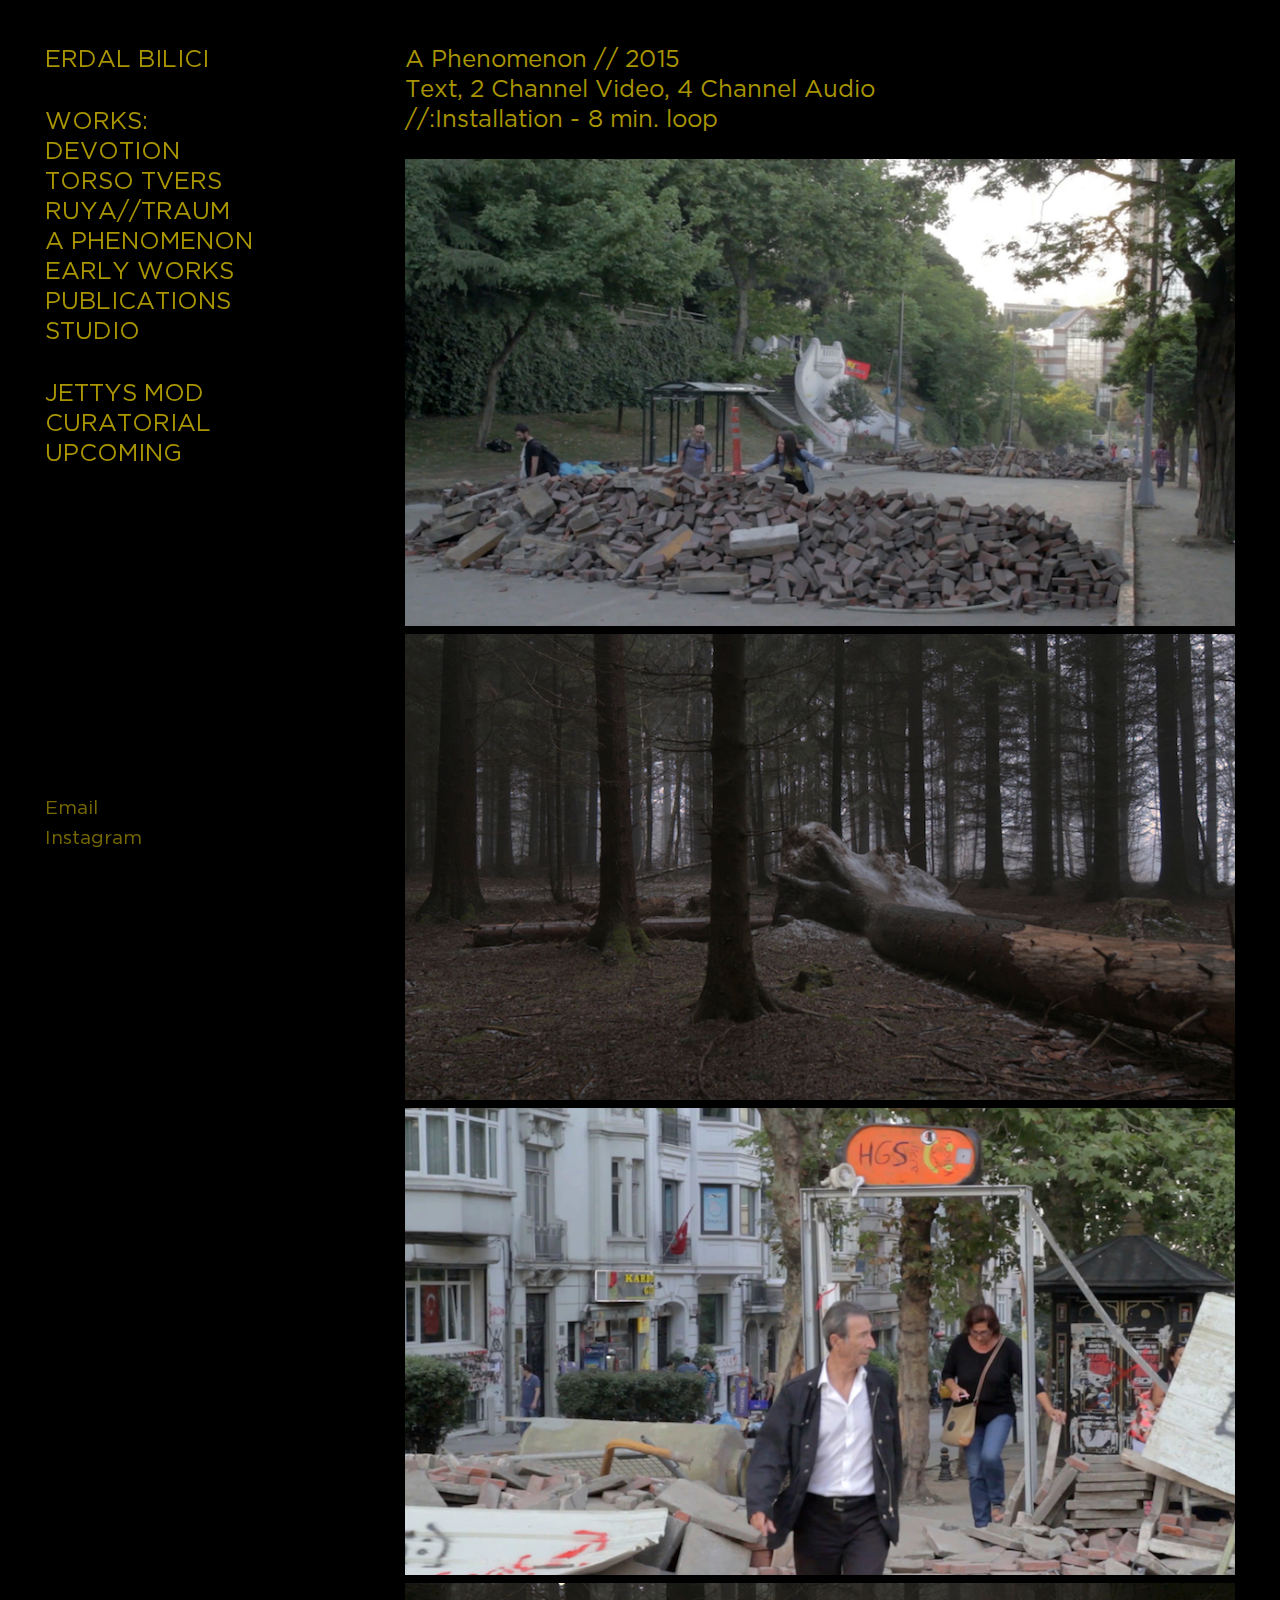
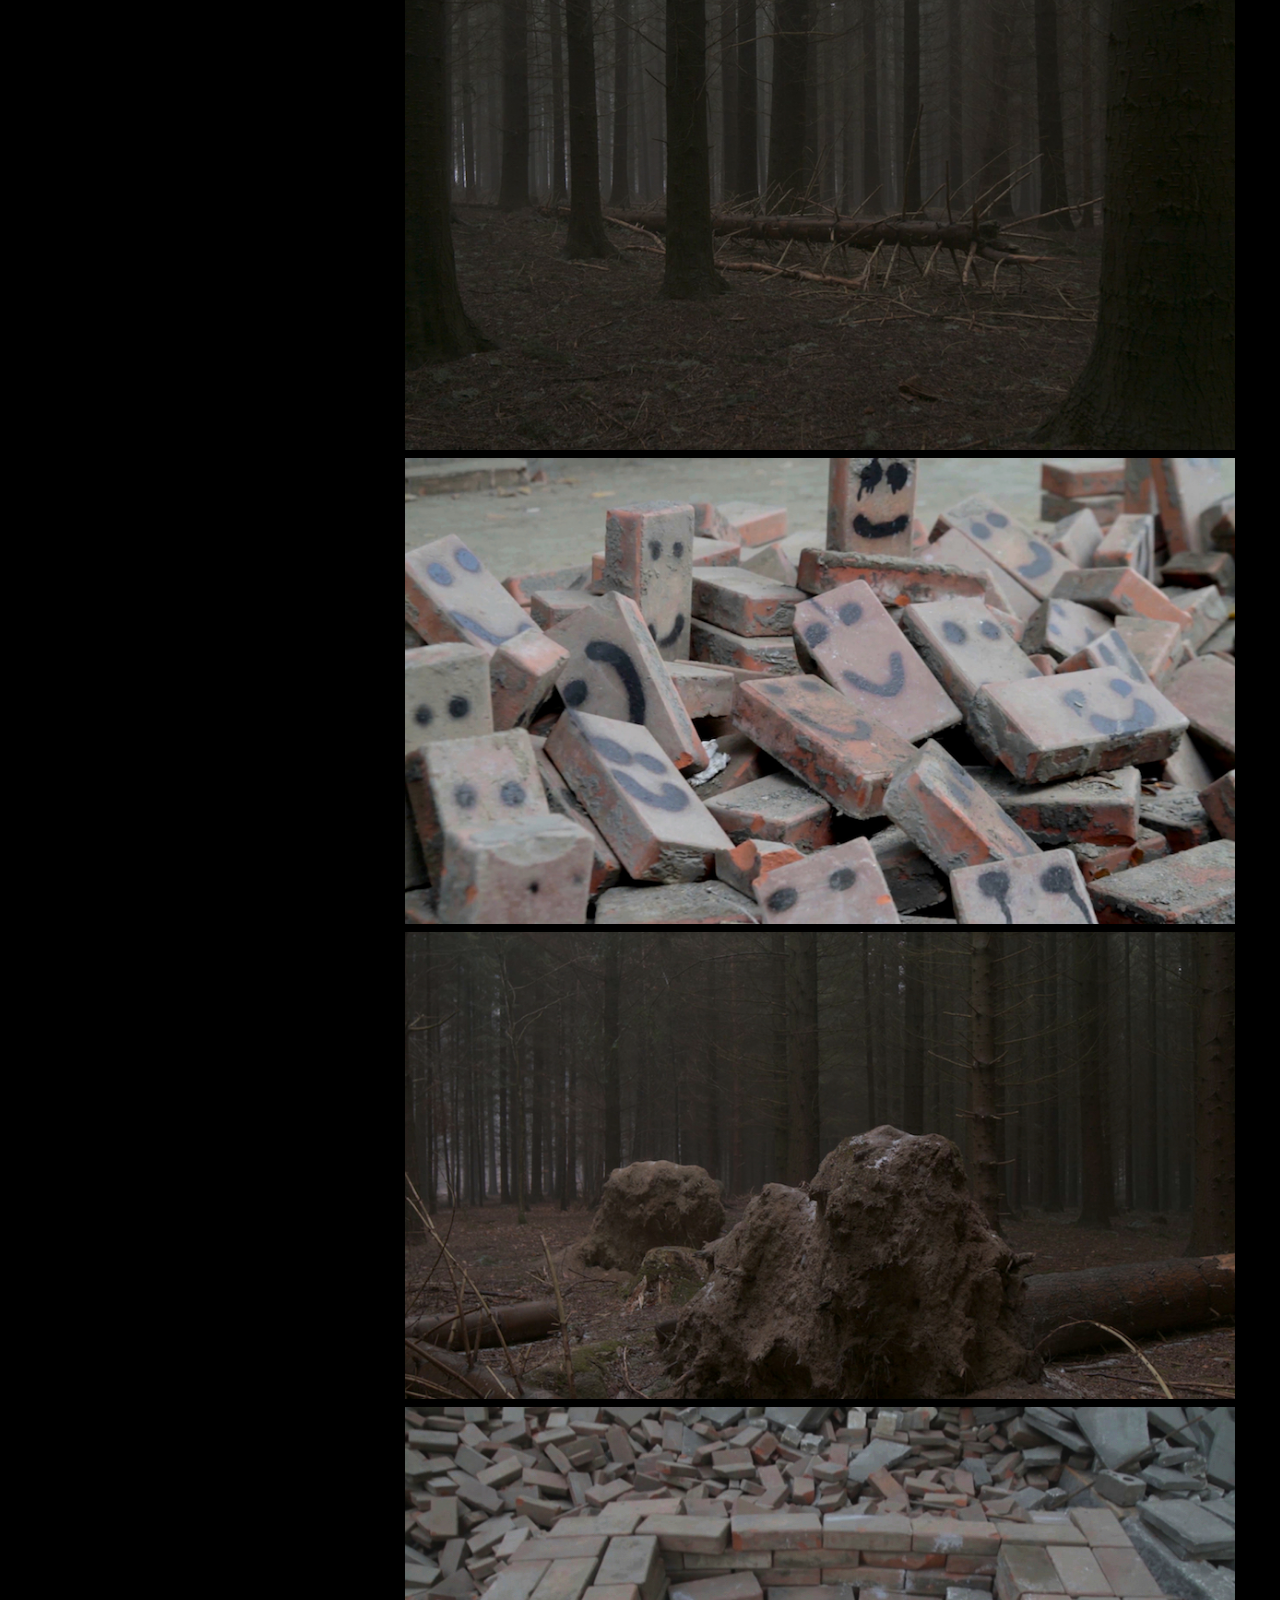
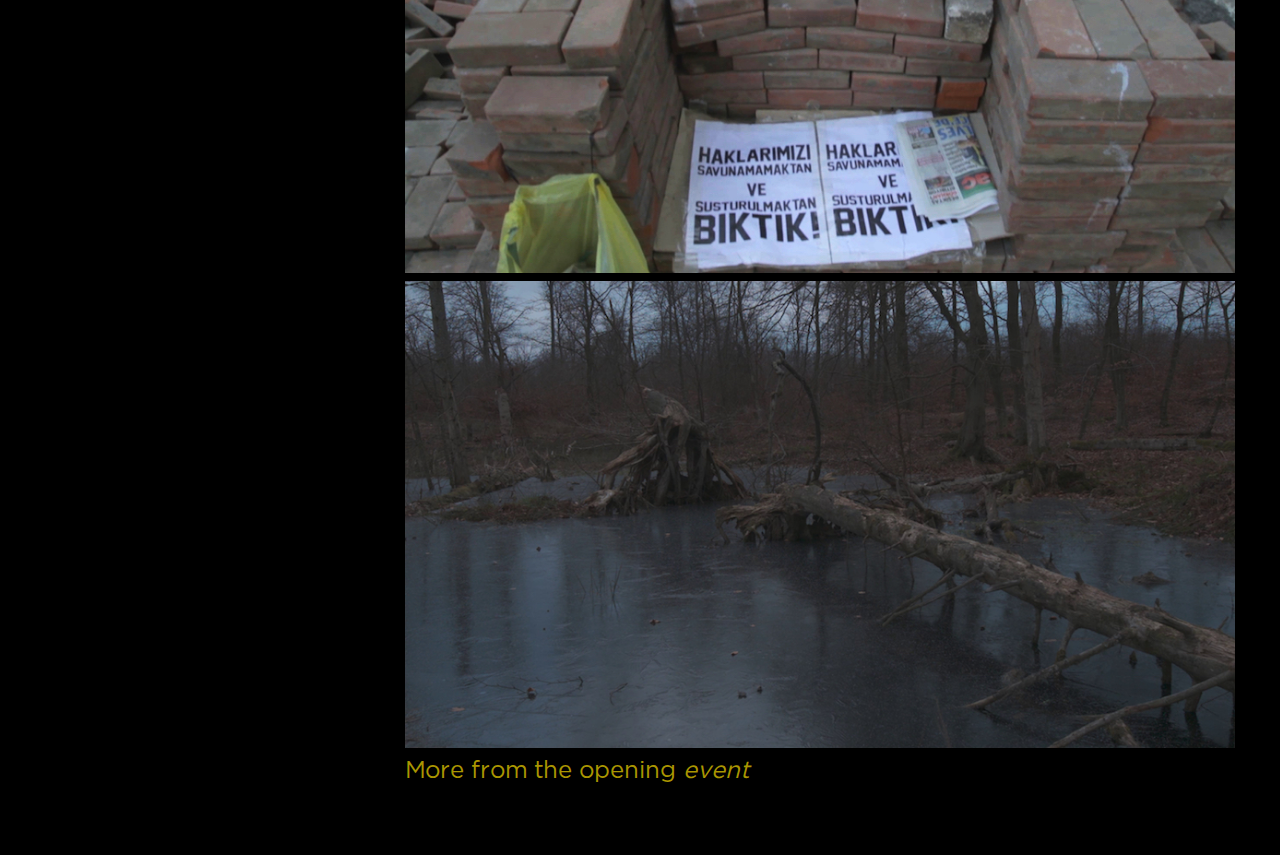
<file: a_phenomenon.html>
<!DOCTYPE html>
<html lang="en" class="single">
<head>

  <title>Erdal Bilici</title>
  <meta name="viewport" content="width=device-width, user-scalable=no, initial-scale=1.0">
  <link rel="stylesheet" type="text/css" href="assets/style.css">
  <script src="assets/site.js" charset="utf-8"></script>
</head>
<body>
  <div class="wrapper">
    <aside>
      <nav class="main">
        <a href="index.html" class="brand mb-2">ERDAL BILICI</a>
        <a href="" class="burger">
          <svg id="icon" xmlns="http://www.w3.org/2000/svg" width="32" height="32" viewBox="0 0 32 32">
            <rect x="5" y="9" width="22" height="2"/>
            <rect x="5" y="15" width="22" height="2"/>
            <rect x="5" y="21" width="22" height="2"/>
          </svg>
        </a>
        <ul class="mb-2">
          <li>WORKS:</li>
          <li><a class="blur" href="./devotion.html">DEVOTION</a></li>
          <li><a class="blur" href="./torso_tvers.html">TORSO TVERS</a></li>
          <li><a class="blur" href="./ruya.html">RUYA//TRAUM</a></li>
          <li><a class="blur" href="./a_phenomenon.html">A PHENOMENON</a></li>
          <li><a class="blur" href="./early_works.html">EARLY WORKS</a></li>
          <li><a class="blur" href="./publications.html">PUBLICATIONS</a></li>
          <li><a class="blur" href="./studio.html">STUDIO</a></li>
        </ul>

        <ul>
          <li><a class="blur" href="./jettysmod.html">JETTYS MOD</a></li>
          <li><a class="blur" href="./curatorial.html">CURATORIAL</a></li>
          <li><a class="blur" href="./upcoming.html">UPCOMING</a></li>
        </ul>
      </nav>

      <div class="contact">
        <br>
        <a href="mailto:contact@erdalbilici.com">Email</a><br>
        <a href="https://www.instagram.com/erdal_bilici/">Instagram</a><br>
      </div>
    </aside>

    <main>

      <p>
        A Phenomenon // 2015<br>
        Text, 2 Channel Video, 4 Channel Audio <br>
        //:Installation - 8 min. loop<br>

      </p>

      <img src="./Images/APS_001.jpg" alt="">
      <img src="./Images/APS_002.jpg" alt="">
      <img src="./Images/APS_003.jpg" alt="">
      <img src="./Images/APS_004.jpg" alt="">
      <img src="./Images/APS_005.jpg" alt="">
      <img src="./Images/APS_006.jpg" alt="">
      <img src="./Images/APS_007.jpg" alt="">
      <img src="./Images/APS_008.jpg" alt="">
      <p>
        More from the opening <i><a href="http://kopenhagen.dk/magasin/magazine-single/article/opening-miami-marked-udstillingsstedet-q/">event</a></i>
      </p>

    </main>
  </div>

</body>
</html>
</file>
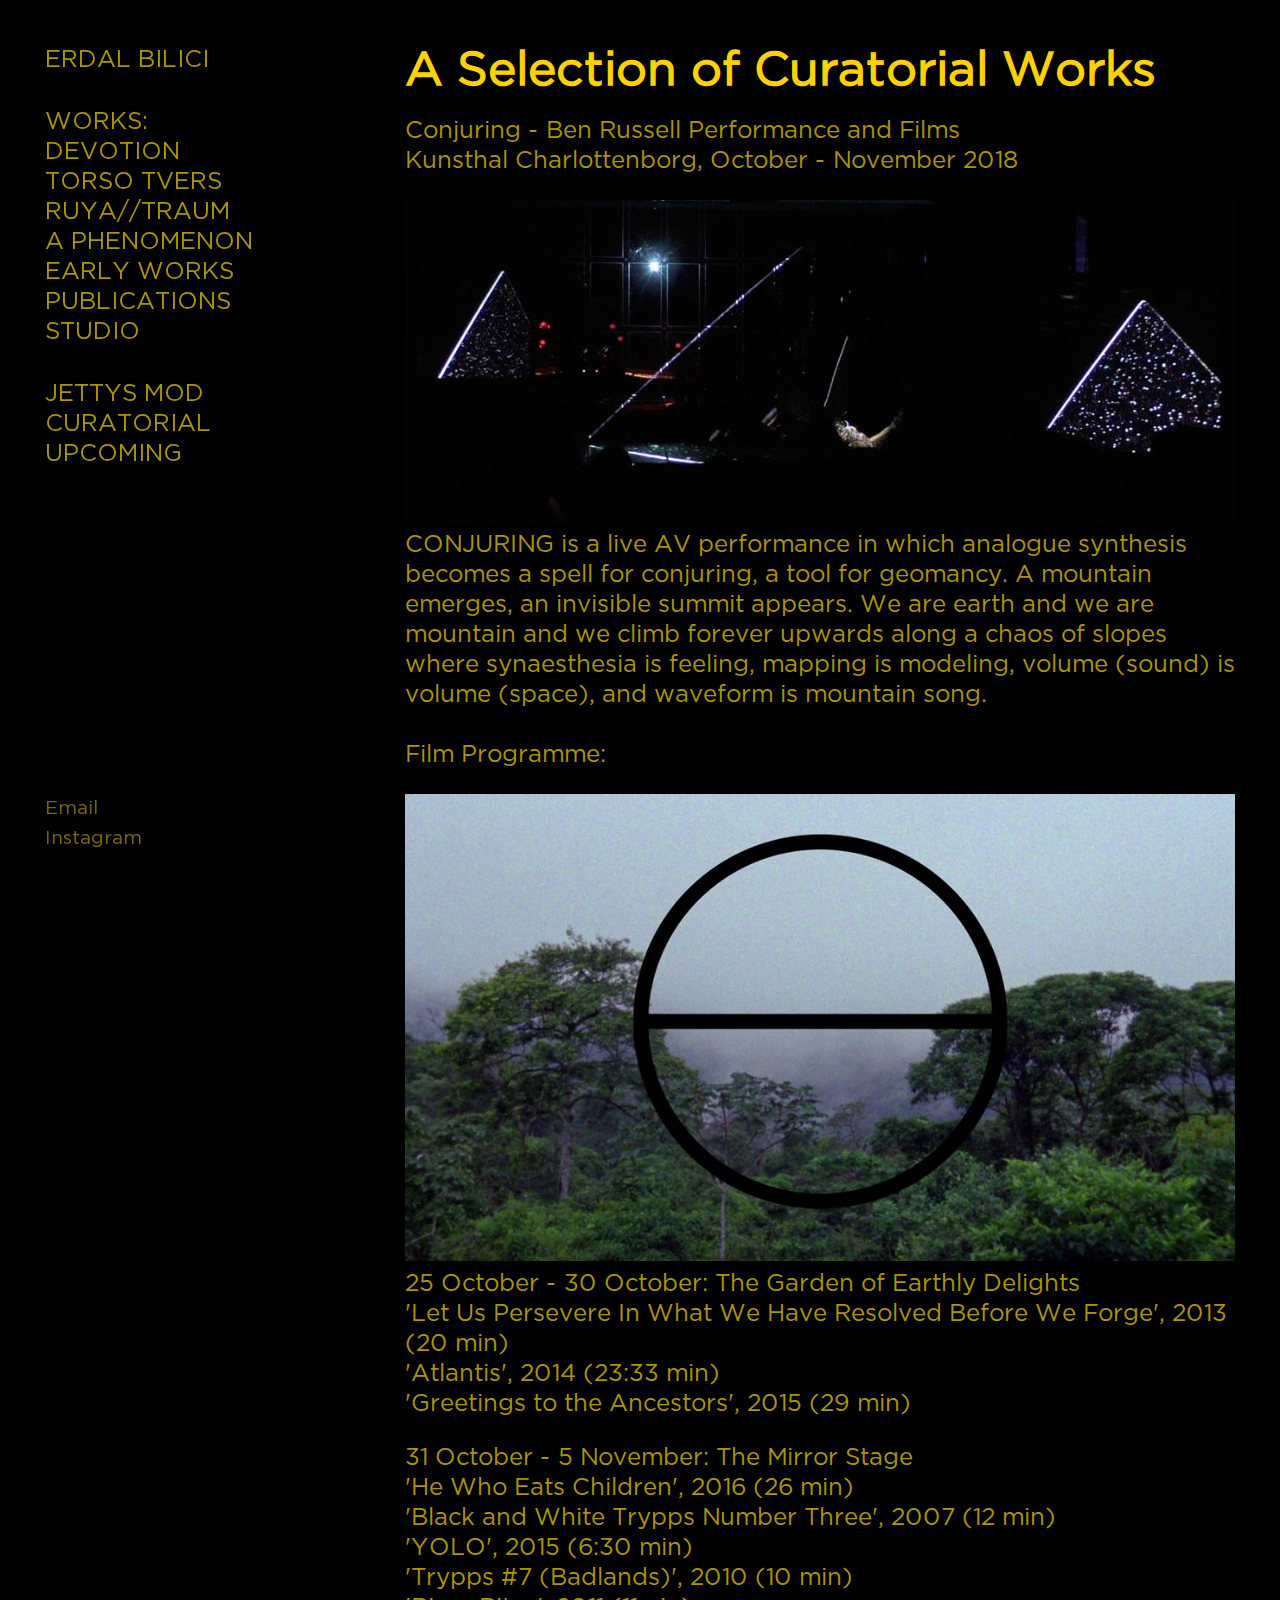
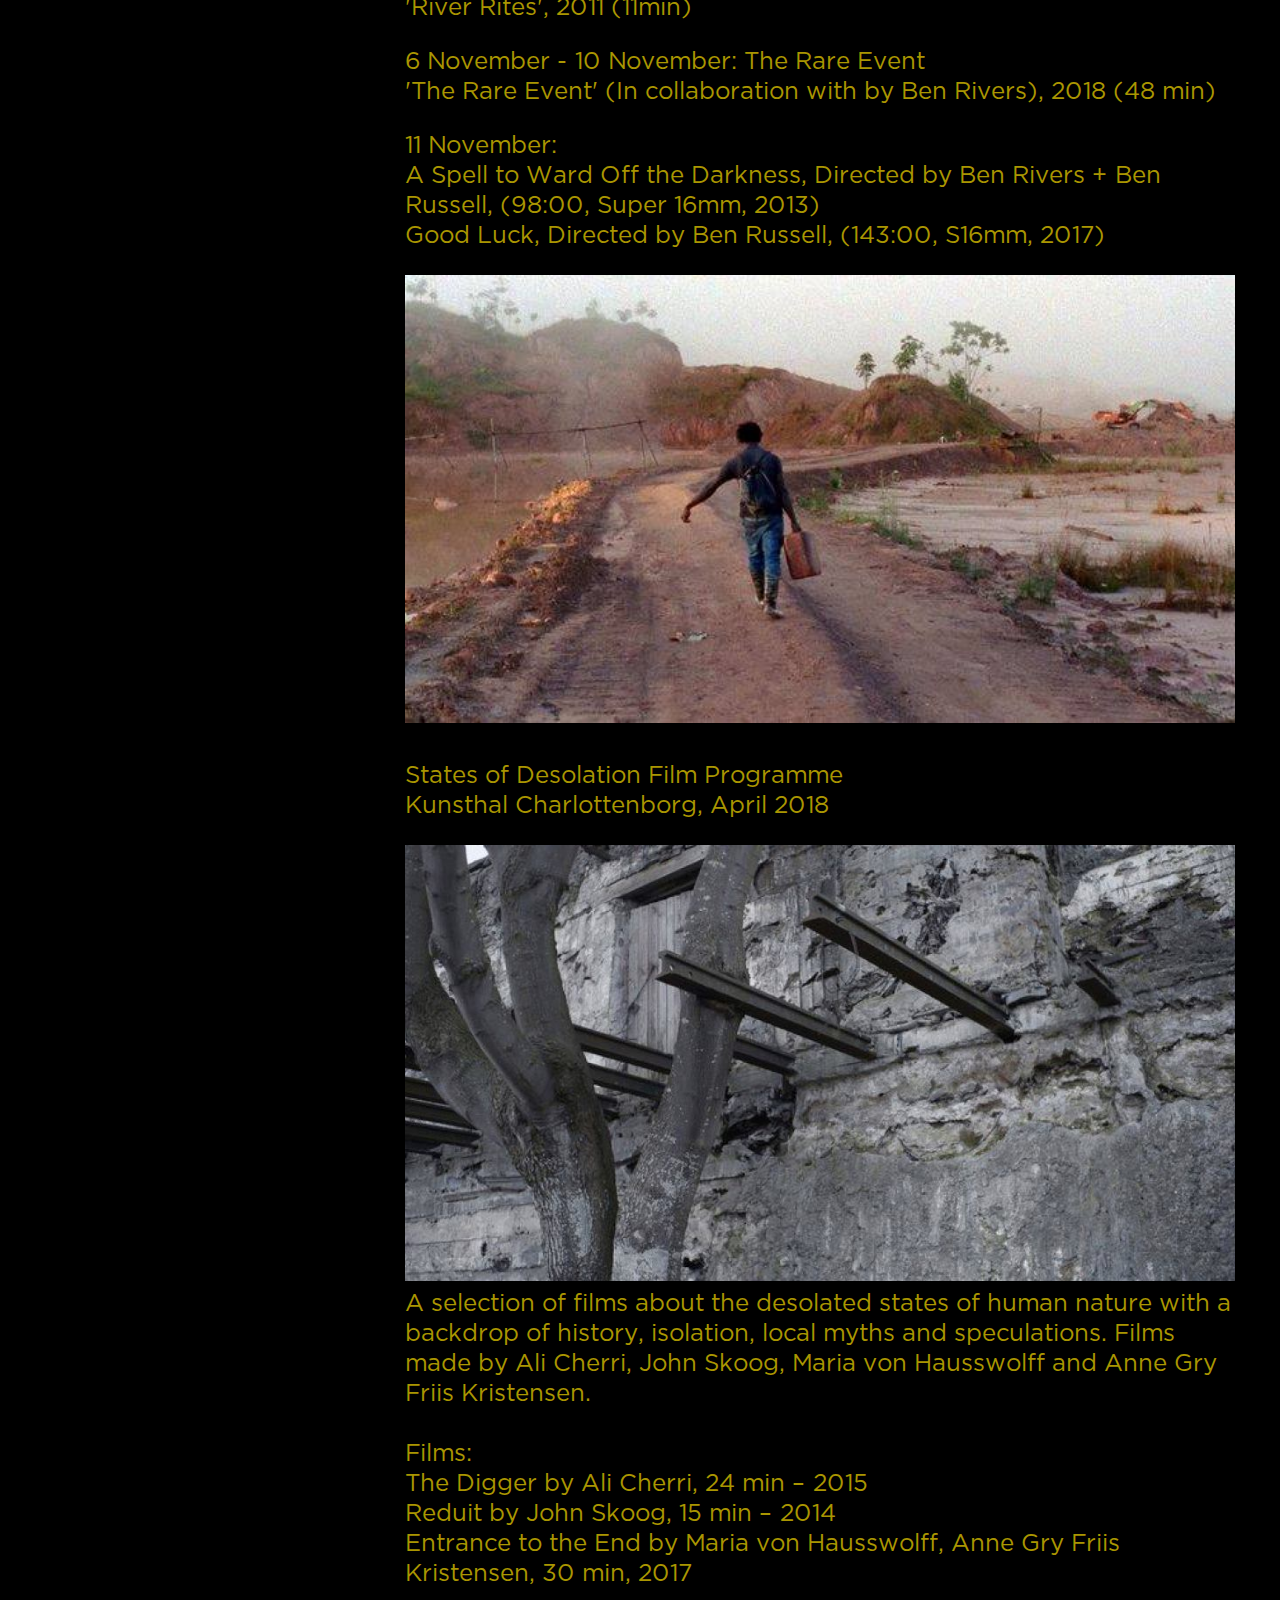
<file: curatorial.html>
<!DOCTYPE html>
<html lang="en" class="single">
<head>
  <title>Erdal Bilici</title>
  <meta name="viewport" content="width=device-width, user-scalable=no, initial-scale=1.0">
  <link rel="stylesheet" type="text/css" href="assets/style.css">
</head>
<body>
  <div class="wrapper">
    <aside>
      <nav class="main">
        <a href="index.html" class="brand mb-2">ERDAL BILICI</a>
        <a href="" class="burger">
          <svg id="icon" xmlns="http://www.w3.org/2000/svg" width="32" height="32" viewBox="0 0 32 32">
            <rect x="5" y="9" width="22" height="2"/>
            <rect x="5" y="15" width="22" height="2"/>
            <rect x="5" y="21" width="22" height="2"/>
          </svg>
        </a>
        <ul class="mb-2">
          <li>WORKS:</li>
          <li><a class="blur" href="./devotion.html">DEVOTION</a></li>
          <li><a class="blur" href="./torso_tvers.html">TORSO TVERS</a></li>
          <li><a class="blur" href="./ruya.html">RUYA//TRAUM</a></li>
          <li><a class="blur" href="./a_phenomenon.html">A PHENOMENON</a></li>
          <li><a class="blur" href="./early_works.html">EARLY WORKS</a></li>
          <li><a class="blur" href="./publications.html">PUBLICATIONS</a></li>
          <li><a class="blur" href="./studio.html">STUDIO</a></li>
        </ul>

        <ul>
          <li><a class="blur" href="./jettysmod.html">JETTYS MOD</a></li>
          <li><a class="blur" href="./curatorial.html">CURATORIAL</a></li>
          <li><a class="blur" href="./upcoming.html">UPCOMING</a></li>
        </ul>
      </nav>

      <div class="contact">
        <br>
        <a href="mailto:contact@erdalbilici.com">Email</a><br>
        <a href="https://www.instagram.com/erdal_bilici/">Instagram</a><br>
      </div>
    </aside>

    <main>

      <h1>A Selection of Curatorial Works</h1>

      <p>
        Conjuring - Ben Russell Performance and Films <br>
        Kunsthal Charlottenborg, October - November 2018
      </p>


      <img src="./Images/Curatorial_conjuring.jpg" alt=""><br>

      <p>
        CONJURING is a live AV performance in which analogue synthesis becomes a spell for conjuring, a tool for geomancy. A mountain emerges, an invisible summit appears. We are earth and we are mountain and we climb forever upwards along a chaos of slopes where synaesthesia is feeling, mapping is modeling, volume (sound) is volume (space), and waveform is mountain song.<br><br>
        Film Programme:
      </p>

      <img src="./Images/Curatorial_ben.jpg" alt="">

      <p>
        25 October - 30 October: The Garden of Earthly Delights <br>
        'Let Us Persevere In What We Have Resolved Before We Forge', 2013 (20 min) <br>
        'Atlantis', 2014 (23:33 min)<br>
        'Greetings to the Ancestors', 2015 (29 min)
      </p>

      <p>
        31 October - 5 November: The Mirror Stage<br>
        'He Who Eats Children', 2016 (26 min)<br>
        'Black and White Trypps Number Three', 2007 (12 min)<br>
        'YOLO', 2015 (6:30 min)<br>
        'Trypps #7 (Badlands)', 2010 (10 min)<br>
        'River Rites', 2011 (11min)
      </p>

      <p>
        6 November - 10 November: The Rare Event<br>
        'The Rare Event' (In collaboration with by Ben Rivers), 2018 (48 min)
      </p>

      <p>
        11 November:<br>
        A Spell to Ward Off the Darkness, Directed by Ben Rivers + Ben Russell, (98:00, Super 16mm, 2013)<br>
        Good Luck, Directed by Ben Russell, (143:00, S16mm, 2017)
      </p>

      <img src="./Images/Curatorial_ben2.jpg" alt="">
      <br><br>
      <p>
        States of Desolation Film Programme <br>
        Kunsthal Charlottenborg, April 2018
      </p>

      <img src="./Images/Curatorial_sod.jpg" alt="">
      <p>
        A selection of films about the desolated states of human nature with a backdrop of history, isolation, local myths and speculations. Films made by Ali Cherri, John Skoog, Maria von Hausswolff and Anne Gry Friis Kristensen.<br><br>
        Films:<br>
        The Digger by Ali Cherri, 24 min – 2015 <br>
        Reduit by John Skoog, 15 min – 2014 <br>
        Entrance to the End by Maria von Hausswolff, Anne Gry Friis Kristensen, 30 min, 2017
      </p>

    </main>
  </div>

</body>
</html>
</file>
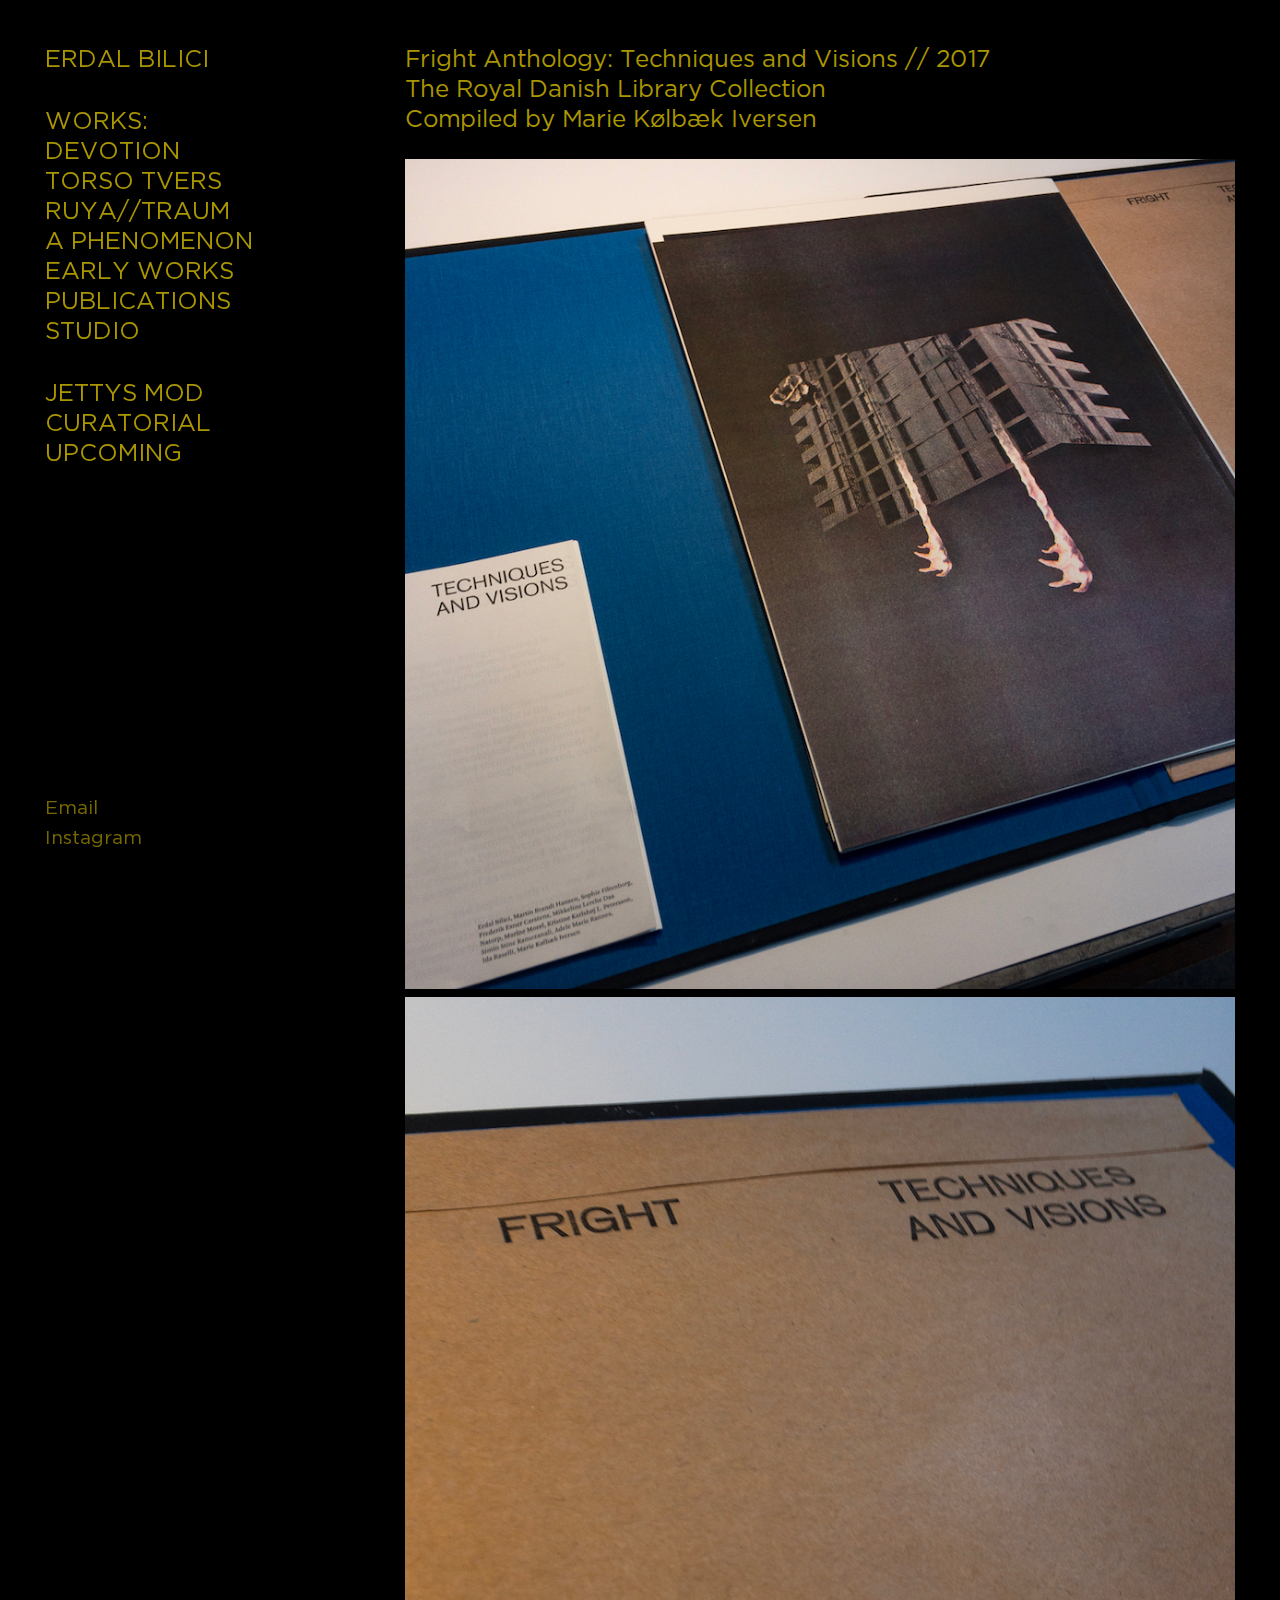
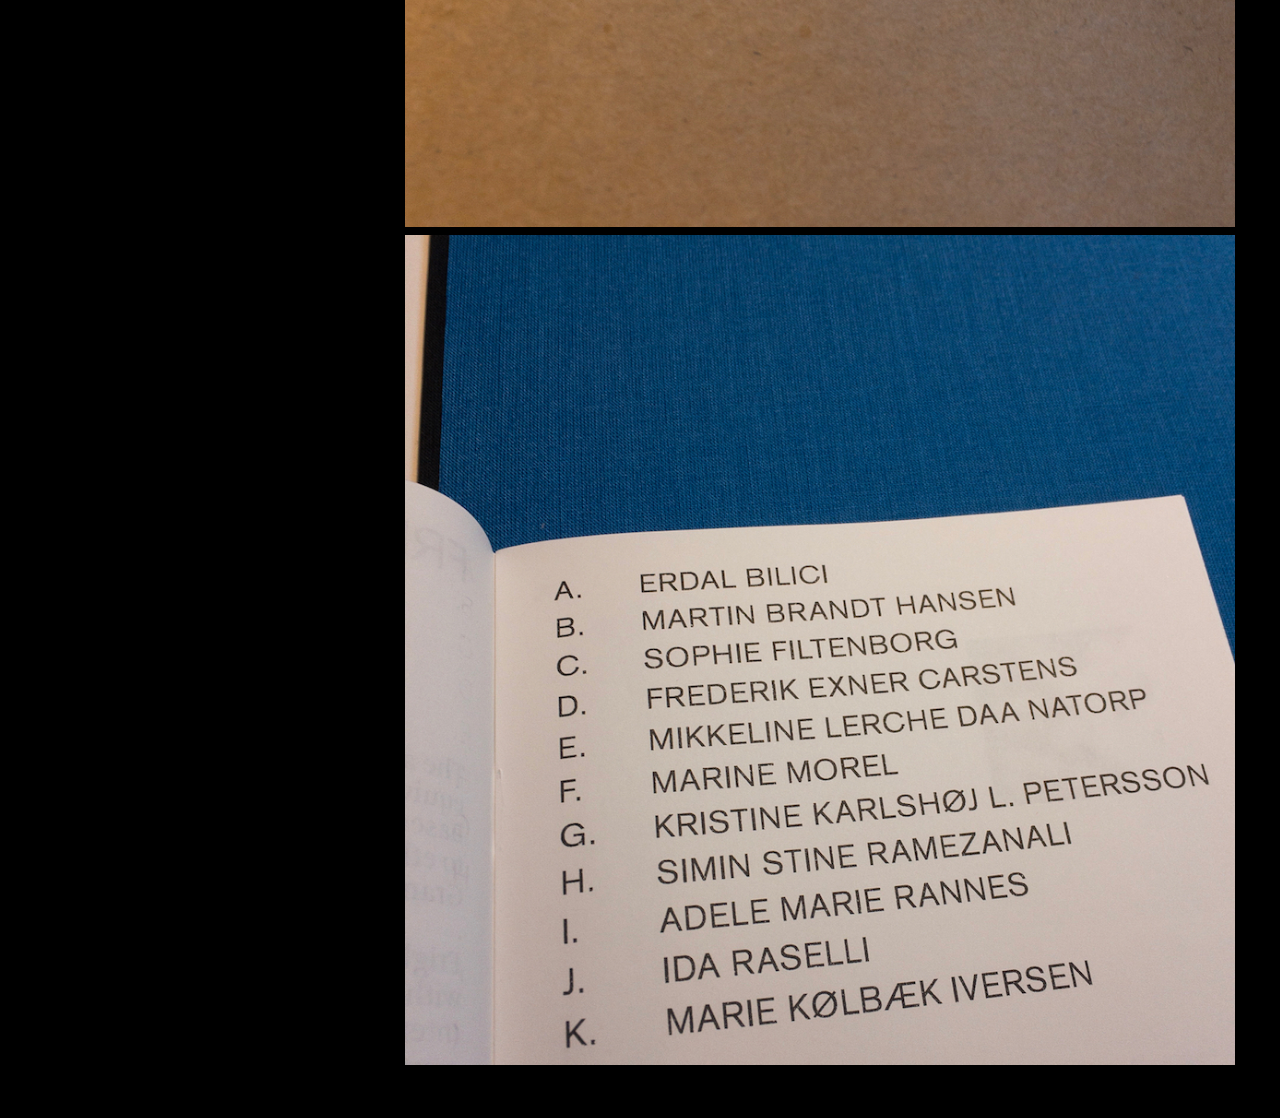
<file: publications.html>
<!DOCTYPE html>
<html lang="en" class="single">
<head>
  <title>Erdal Bilici</title>
  <meta name="viewport" content="width=device-width, user-scalable=no, initial-scale=1.0">
  <link rel="stylesheet" type="text/css" href="assets/style.css">
</head>
<body>
  <div class="wrapper">
    <aside>
      <nav class="main">
        <a href="index.html" class="brand mb-2">ERDAL BILICI</a>
        <a href="" class="burger">
          <svg id="icon" xmlns="http://www.w3.org/2000/svg" width="32" height="32" viewBox="0 0 32 32">
            <rect x="5" y="9" width="22" height="2"/>
            <rect x="5" y="15" width="22" height="2"/>
            <rect x="5" y="21" width="22" height="2"/>
          </svg>
        </a>
        <ul class="mb-2">
          <li>WORKS:</li>
          <li><a class="blur" href="./devotion.html">DEVOTION</a></li>
          <li><a class="blur" href="./torso_tvers.html">TORSO TVERS</a></li>
          <li><a class="blur" href="./ruya.html">RUYA//TRAUM</a></li>
          <li><a class="blur" href="./a_phenomenon.html">A PHENOMENON</a></li>
          <li><a class="blur" href="./early_works.html">EARLY WORKS</a></li>
          <li><a class="blur" href="./publications.html">PUBLICATIONS</a></li>
          <li><a class="blur" href="./studio.html">STUDIO</a></li>
        </ul>

        <ul>
          <li><a class="blur" href="./jettysmod.html">JETTYS MOD</a></li>
          <li><a class="blur" href="./curatorial.html">CURATORIAL</a></li>
          <li><a class="blur" href="./upcoming.html">UPCOMING</a></li>
        </ul>
      </nav>

      <div class="contact">
        <br>
        <a href="mailto:contact@erdalbilici.com">Email</a><br>
        <a href="https://www.instagram.com/erdal_bilici/">Instagram</a><br>
      </div>
    </aside>

    <main>
      <p>
        Fright Anthology: Techniques and Visions // 2017<br>
        The Royal Danish Library Collection<br>
        Compiled by Marie Kølbæk Iversen
      </p>
      <img class="images_body" src="./Images/frygt_001.jpg">
      <img class="images_body" src="./Images/frygt_002.jpg">
      <img class="images_body" src="./Images/frygt_003.jpg">
    </main>
  </div>

</body>
</html>
</file>
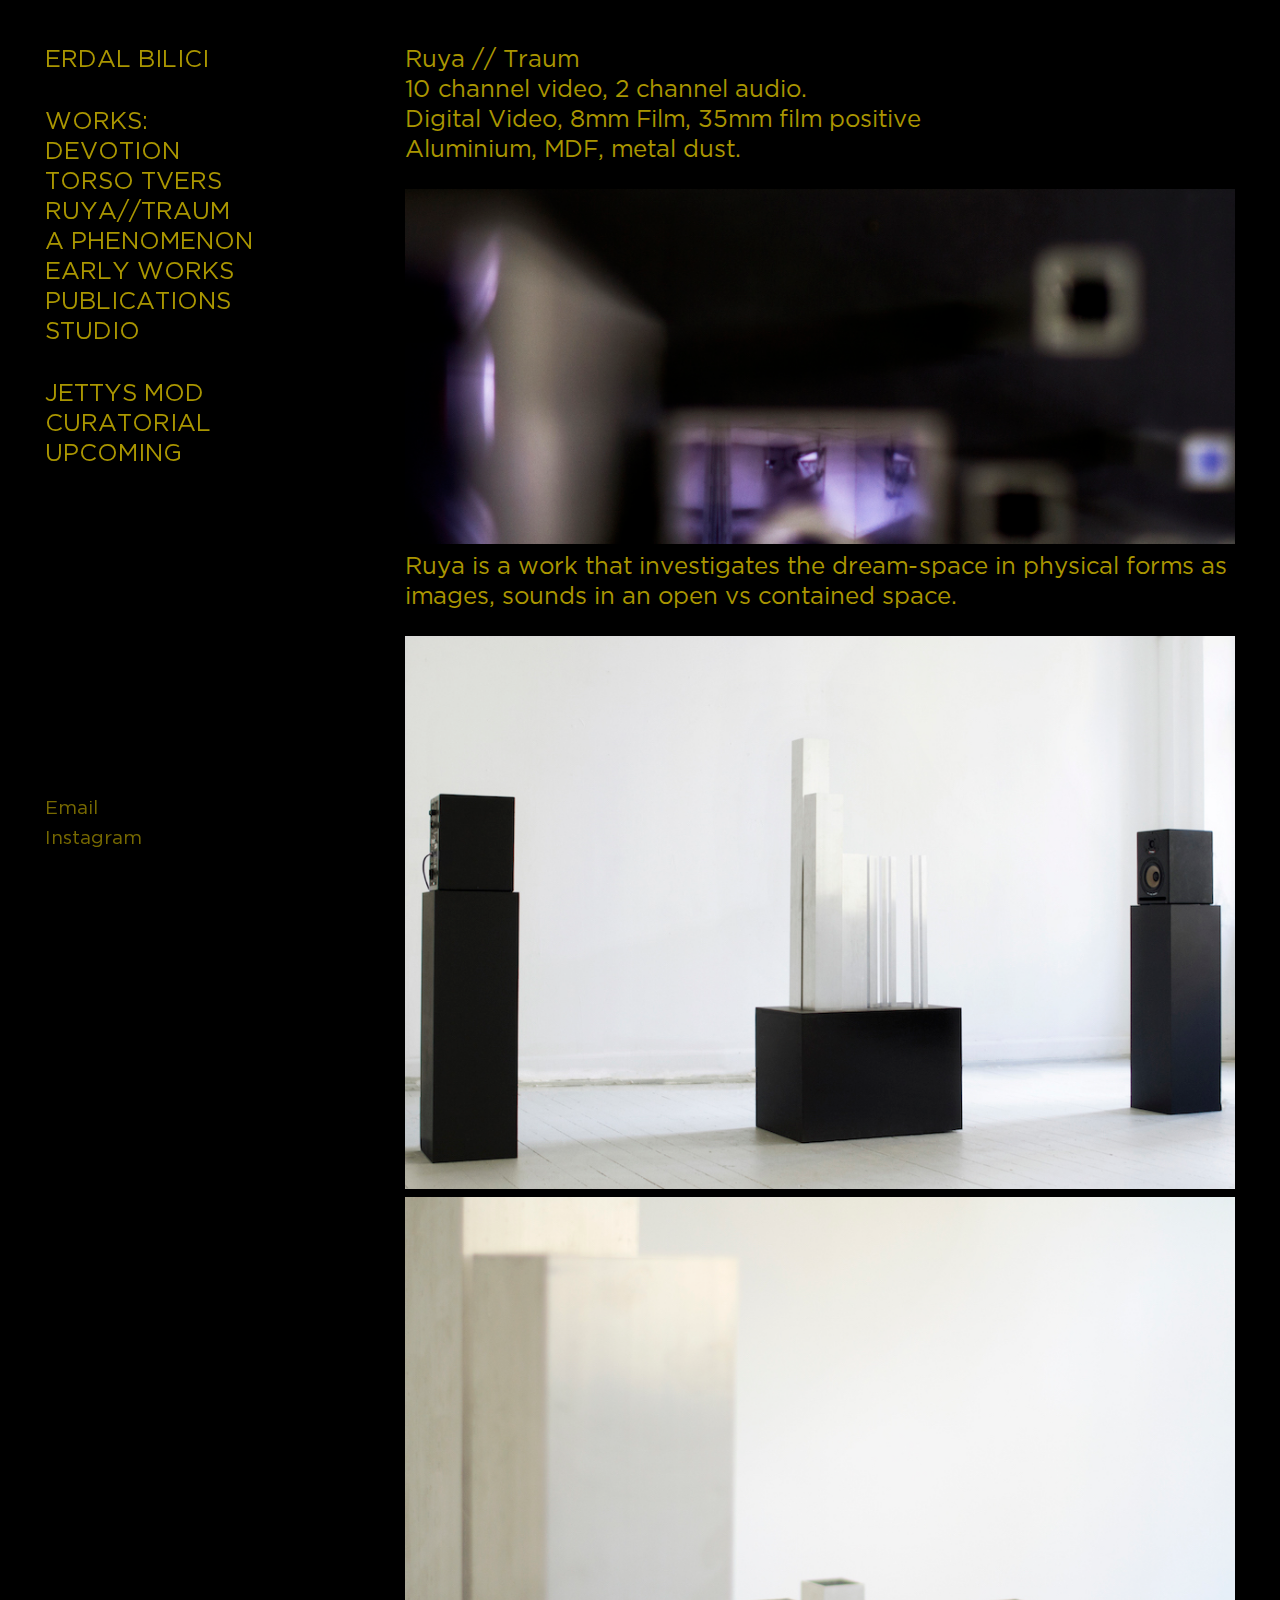
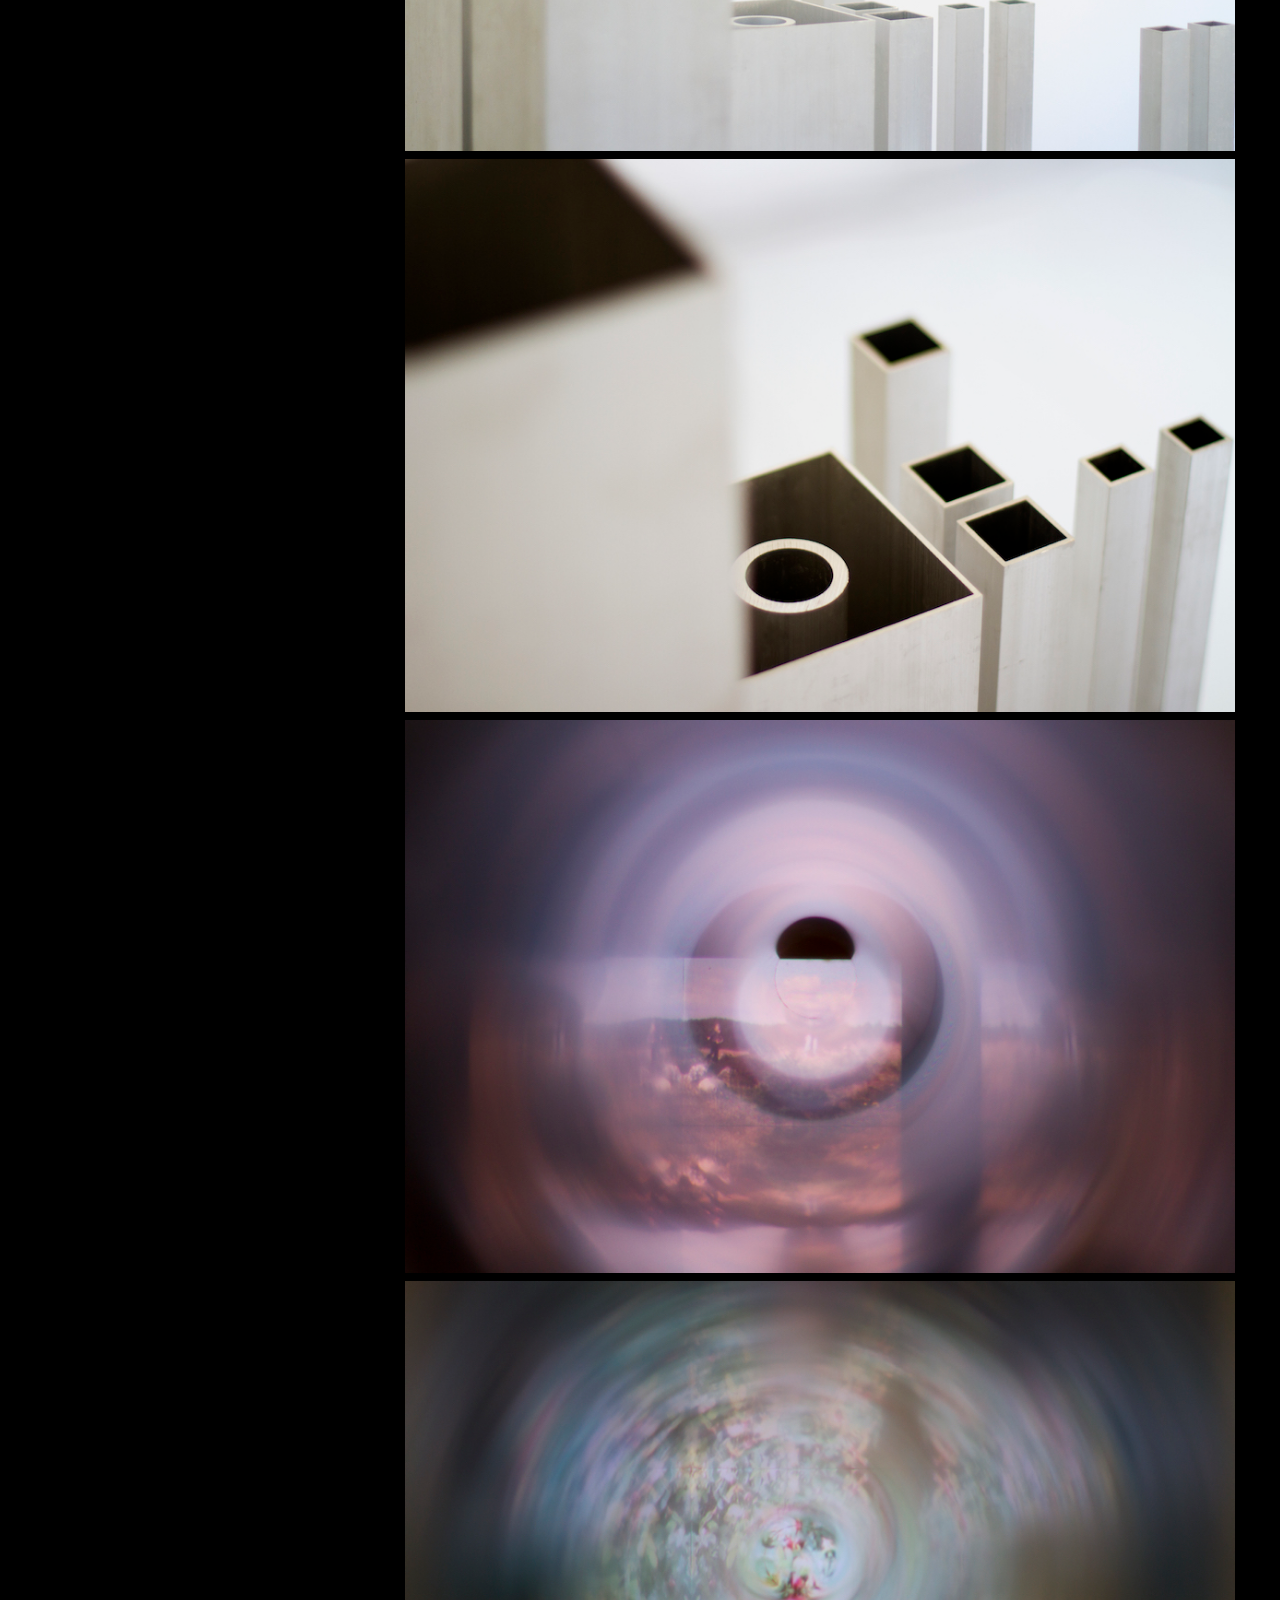
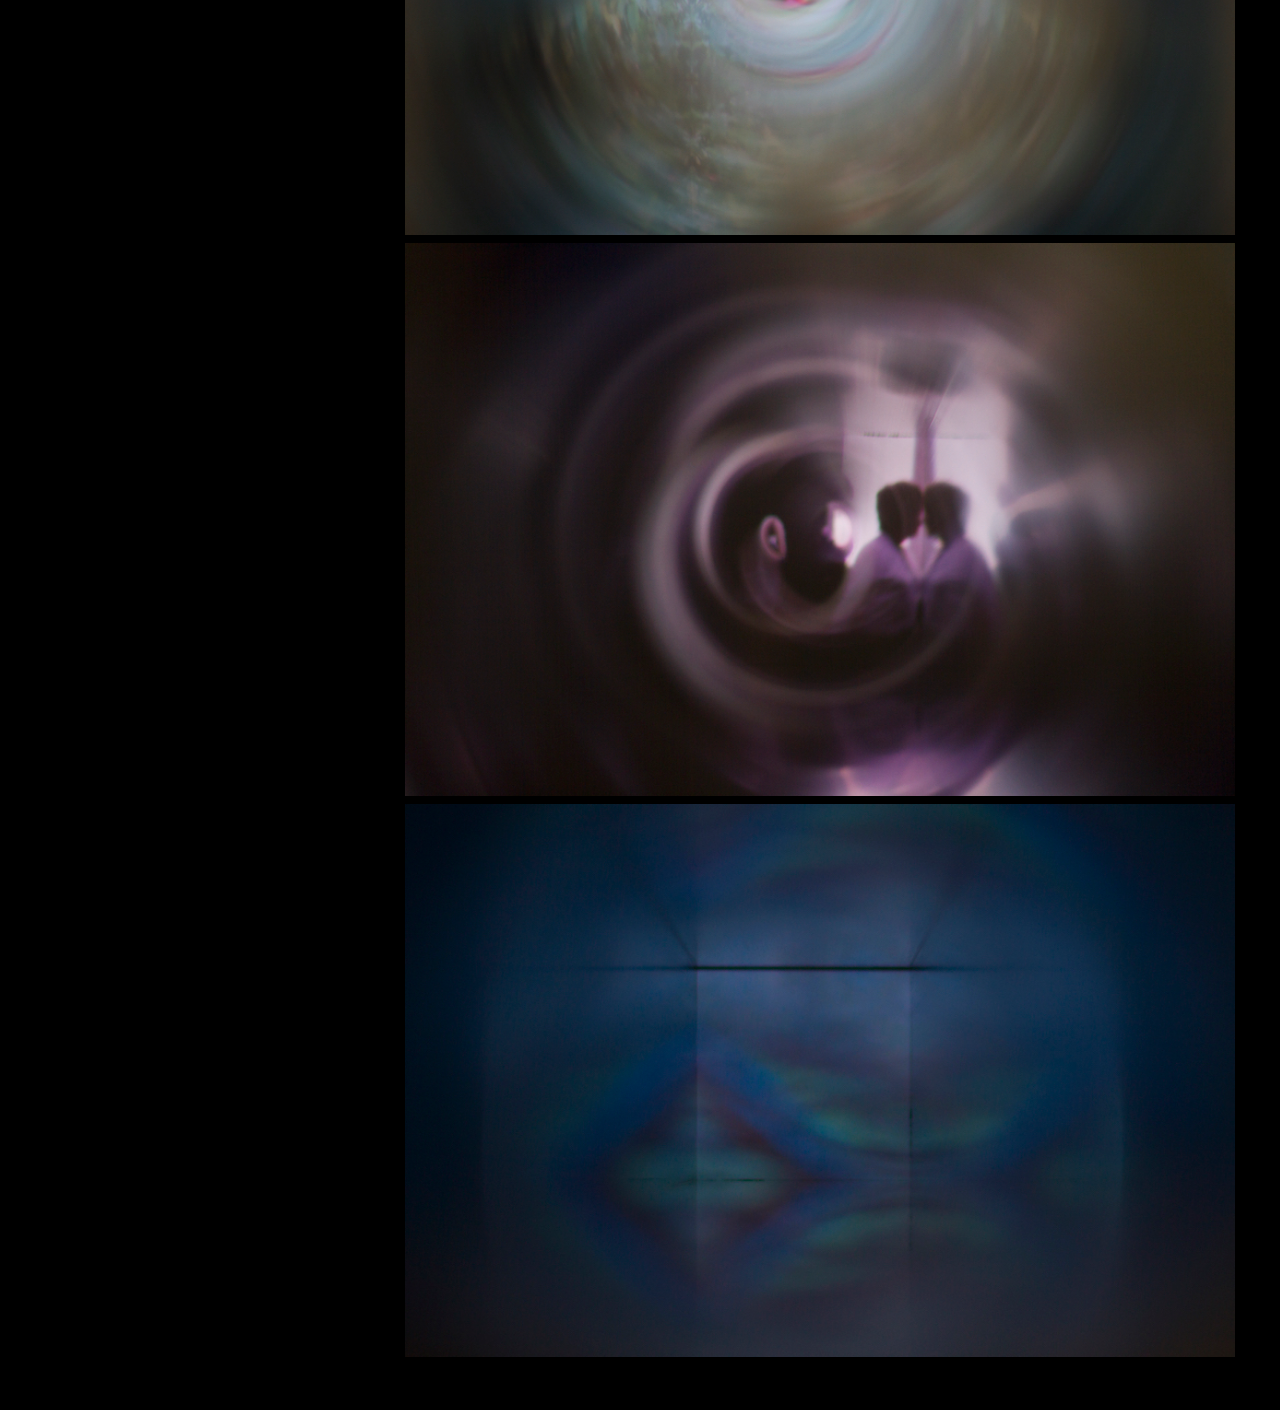
<file: ruya.html>
<!DOCTYPE html>
<html lang="en" class="single">
<head>
  <title>Erdal Bilici</title>
  <meta name="viewport" content="width=device-width, user-scalable=no, initial-scale=1.0">
  <link rel="stylesheet" type="text/css" href="assets/style.css">
</head>
<body>
  <div class="wrapper">
    <aside>
      <nav class="main">
        <a href="index.html" class="brand mb-2">ERDAL BILICI</a>
        <a href="" class="burger">
          <svg id="icon" xmlns="http://www.w3.org/2000/svg" width="32" height="32" viewBox="0 0 32 32">
            <rect x="5" y="9" width="22" height="2"/>
            <rect x="5" y="15" width="22" height="2"/>
            <rect x="5" y="21" width="22" height="2"/>
          </svg>
        </a>
        <ul class="mb-2">
          <li>WORKS:</li>
          <li><a class="blur" href="./devotion.html">DEVOTION</a></li>
          <li><a class="blur" href="./torso_tvers.html">TORSO TVERS</a></li>
          <li><a class="blur" href="./ruya.html">RUYA//TRAUM</a></li>
          <li><a class="blur" href="./a_phenomenon.html">A PHENOMENON</a></li>
          <li><a class="blur" href="./early_works.html">EARLY WORKS</a></li>
          <li><a class="blur" href="./publications.html">PUBLICATIONS</a></li>
          <li><a class="blur" href="./studio.html">STUDIO</a></li>
        </ul>

        <ul>
          <li><a class="blur" href="./jettysmod.html">JETTYS MOD</a></li>
          <li><a class="blur" href="./curatorial.html">CURATORIAL</a></li>
          <li><a class="blur" href="./upcoming.html">UPCOMING</a></li>
        </ul>
      </nav>

      <div class="contact">
        <br>
        <a href="mailto:contact@erdalbilici.com">Email</a><br>
        <a href="https://www.instagram.com/erdal_bilici/">Instagram</a><br>
      </div>
    </aside>

    <main>
      <p>
        Ruya // Traum <br>
        10 channel video, 2 channel audio. <br>
        Digital Video, 8mm Film, 35mm film positive <br>
        Aluminium, MDF, metal dust.
      </p>
<img src="./Images/Ruya_001.jpg" alt="">
      <p>
        Ruya is a work that investigates the dream-space in physical forms as images, sounds in an open vs contained space.
      </p>

      <img src="./Images/Ruya_002.jpg" alt="">
      <img src="./Images/Ruya_003.jpg" alt="">
      <img src="./Images/Ruya_004.jpg" alt="">
      <img src="./Images/Ruya_005.jpg" alt="">
      <img src="./Images/Ruya_006.jpg" alt="">
      <img src="./Images/Ruya_007.jpg" alt="">
      <img src="./Images/Ruya_008.jpg" alt="">
    </main>
  </div>

</body>
</html>
</file>
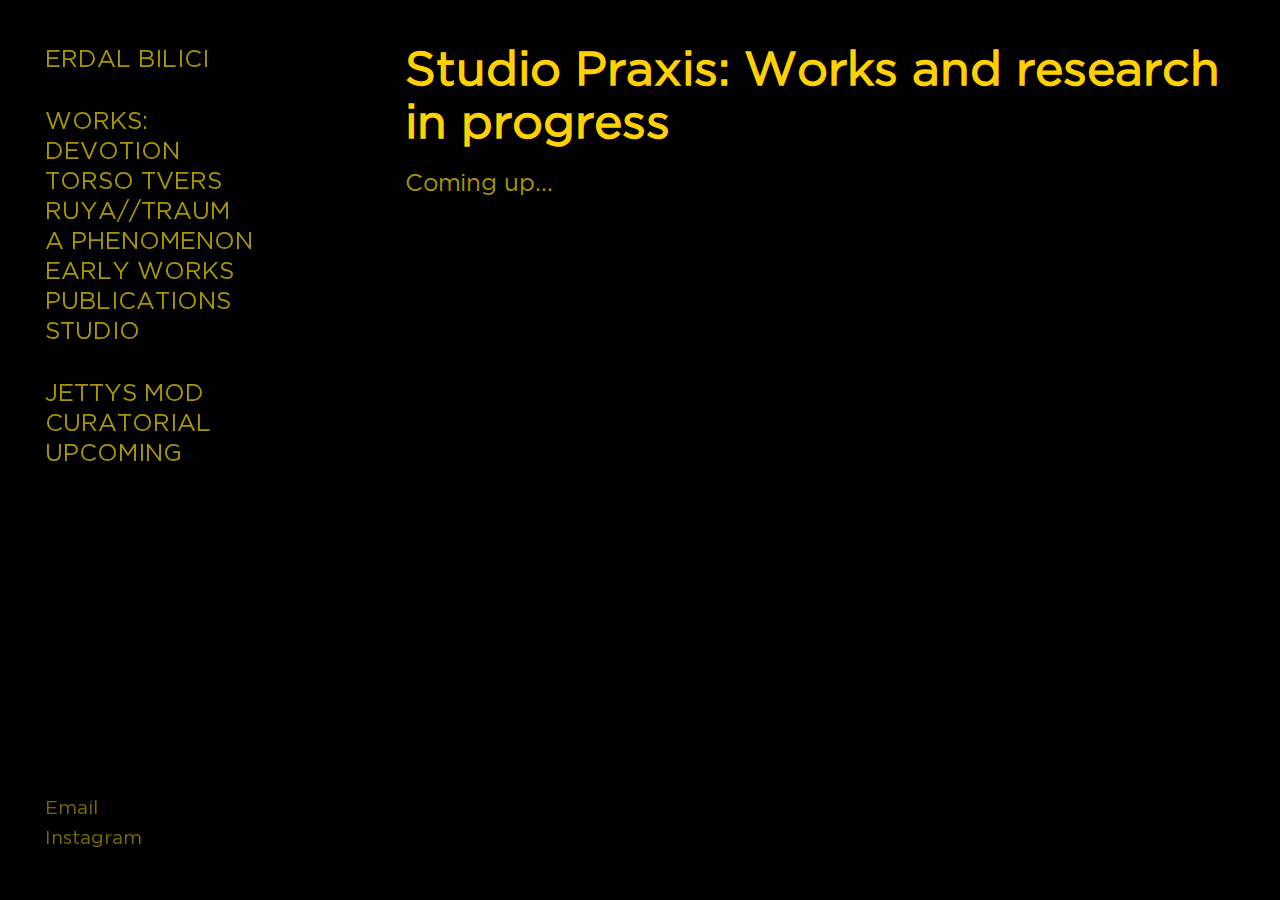
<file: studio.html>
<!DOCTYPE html>
<html lang="en" class="single">
<head>
  <title>Erdal Bilici</title>
  <meta name="viewport" content="width=device-width, user-scalable=no, initial-scale=1.0">
  <link rel="stylesheet" type="text/css" href="assets/style.css">
</head>
<body>
  <div class="wrapper">
    <aside>
      <nav class="main">
        <a href="index.html" class="brand mb-2">ERDAL BILICI</a>
        <a href="" class="burger">
          <svg id="icon" xmlns="http://www.w3.org/2000/svg" width="32" height="32" viewBox="0 0 32 32">
            <rect x="5" y="9" width="22" height="2"/>
            <rect x="5" y="15" width="22" height="2"/>
            <rect x="5" y="21" width="22" height="2"/>
          </svg>
        </a>
        <ul class="mb-2">
          <li>WORKS:</li>
          <li><a class="blur" href="./devotion.html">DEVOTION</a></li>
          <li><a class="blur" href="./torso_tvers.html">TORSO TVERS</a></li>
          <li><a class="blur" href="./ruya.html">RUYA//TRAUM</a></li>
          <li><a class="blur" href="./a_phenomenon.html">A PHENOMENON</a></li>
          <li><a class="blur" href="./early_works.html">EARLY WORKS</a></li>
          <li><a class="blur" href="./publications.html">PUBLICATIONS</a></li>
          <li><a class="blur" href="./studio.html">STUDIO</a></li>
        </ul>

        <ul>
          <li><a class="blur" href="./jettysmod.html">JETTYS MOD</a></li>
          <li><a class="blur" href="./curatorial.html">CURATORIAL</a></li>
          <li><a class="blur" href="./upcoming.html">UPCOMING</a></li>
        </ul>
      </nav>

      <div class="contact">
        <br>
        <a href="mailto:contact@erdalbilici.com">Email</a><br>
        <a href="https://www.instagram.com/erdal_bilici/">Instagram</a><br>
      </div>
    </aside>

    <main>
      <h1>Studio Praxis: Works and research in progress</h1>
      <p>
        Coming up...
      </p>
    </main>
  </div>

</body>
</html>
</file>
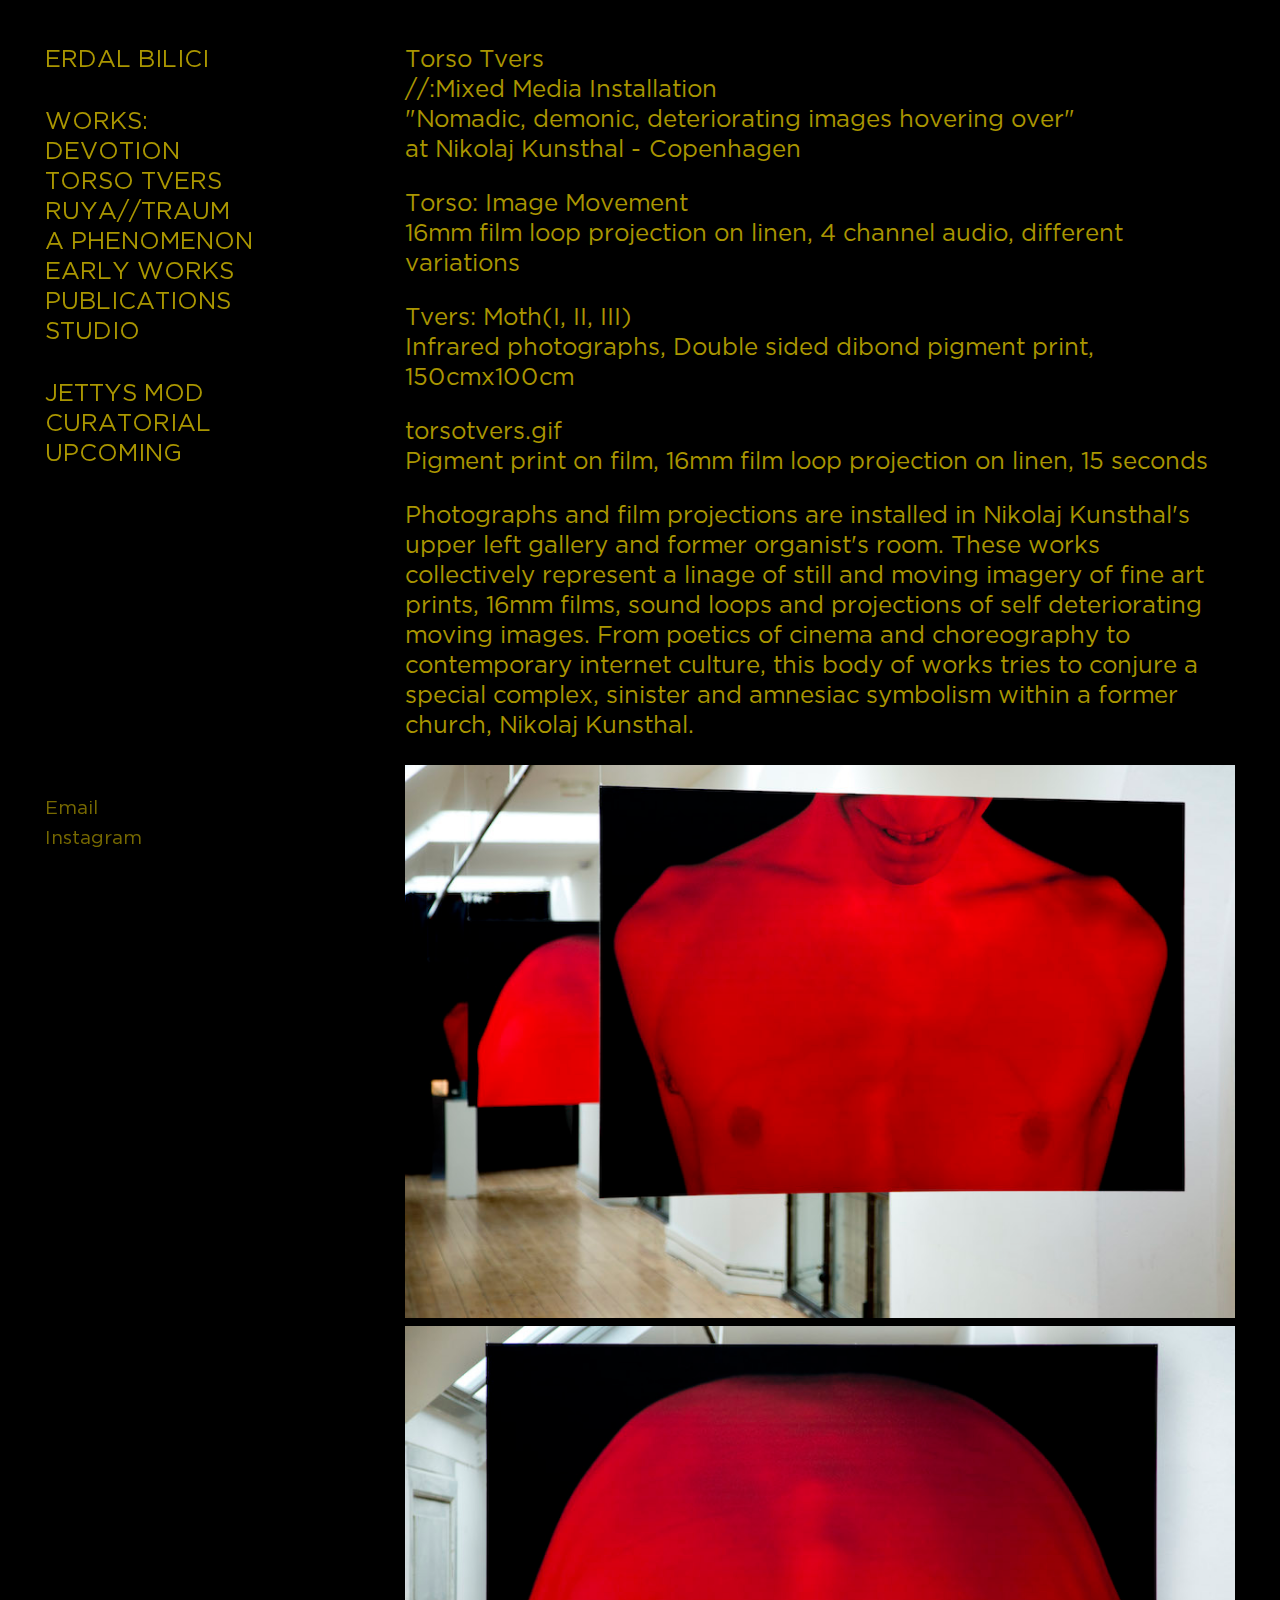
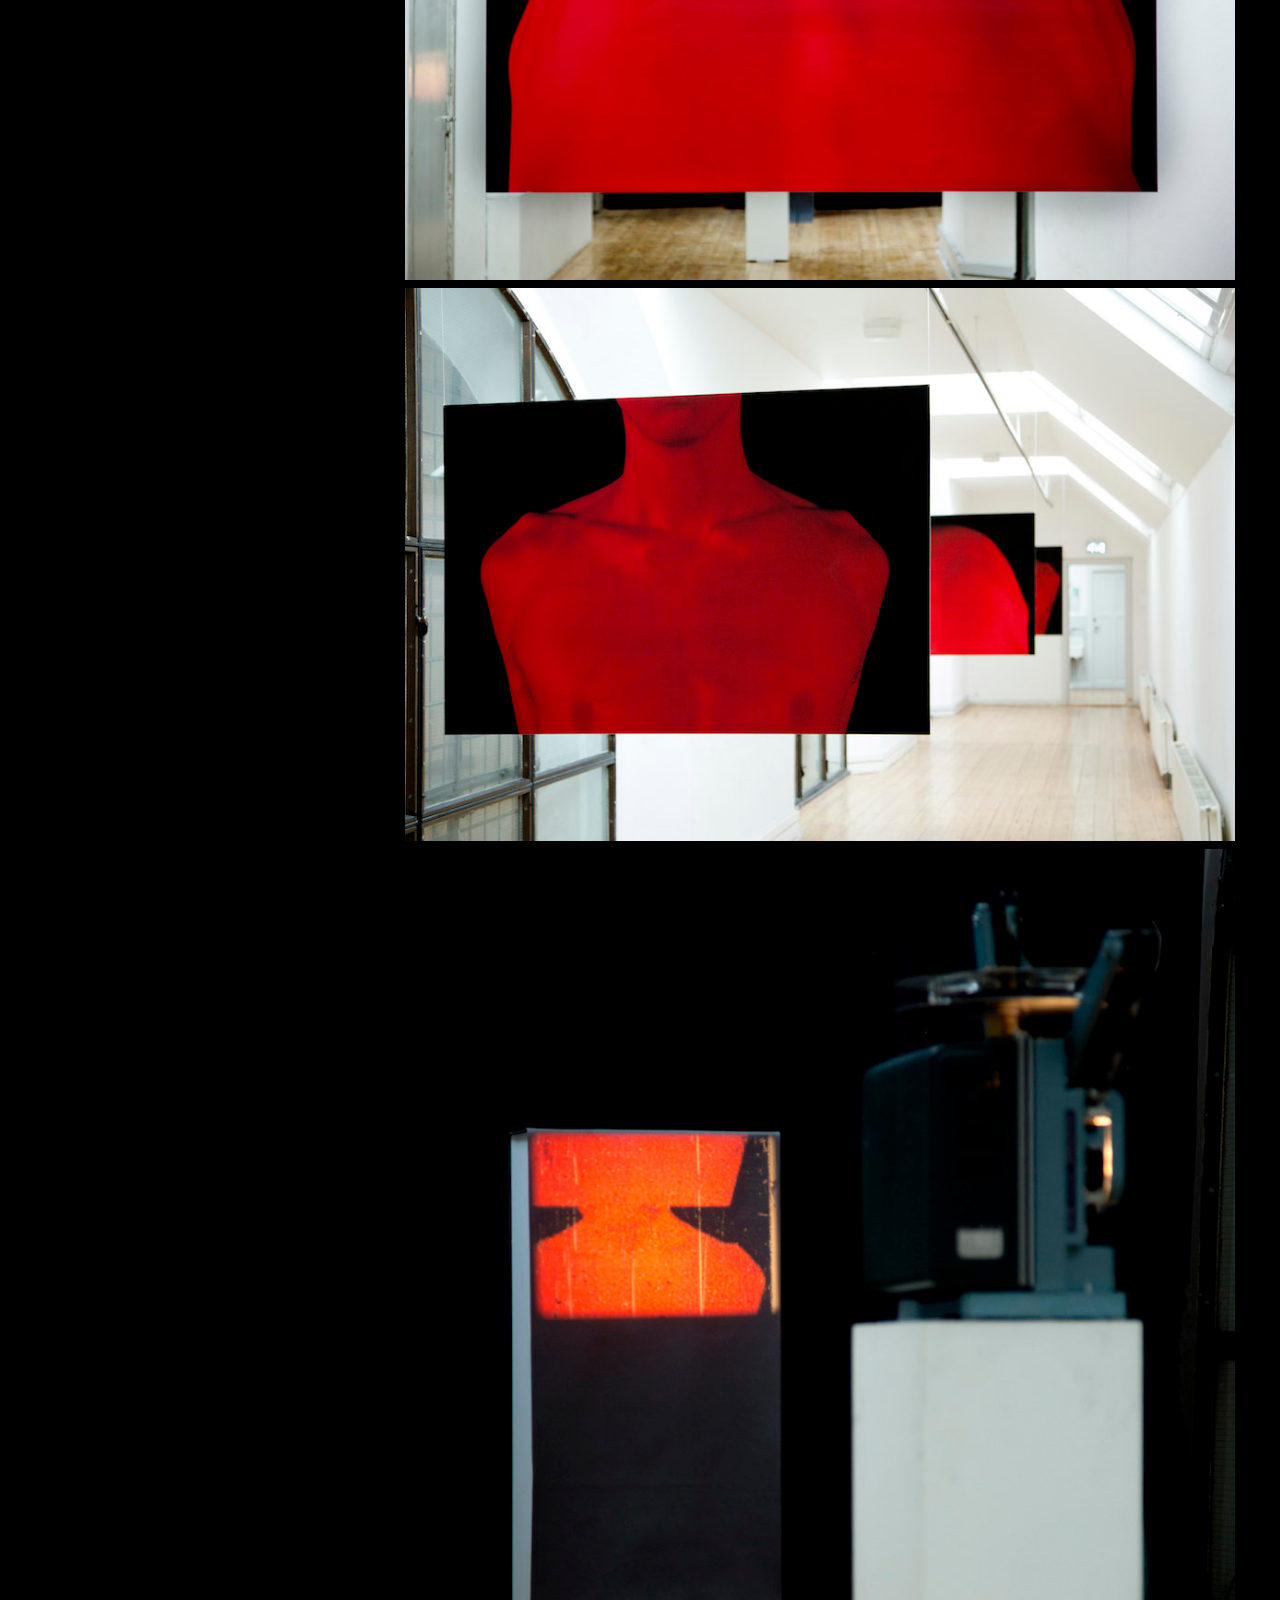
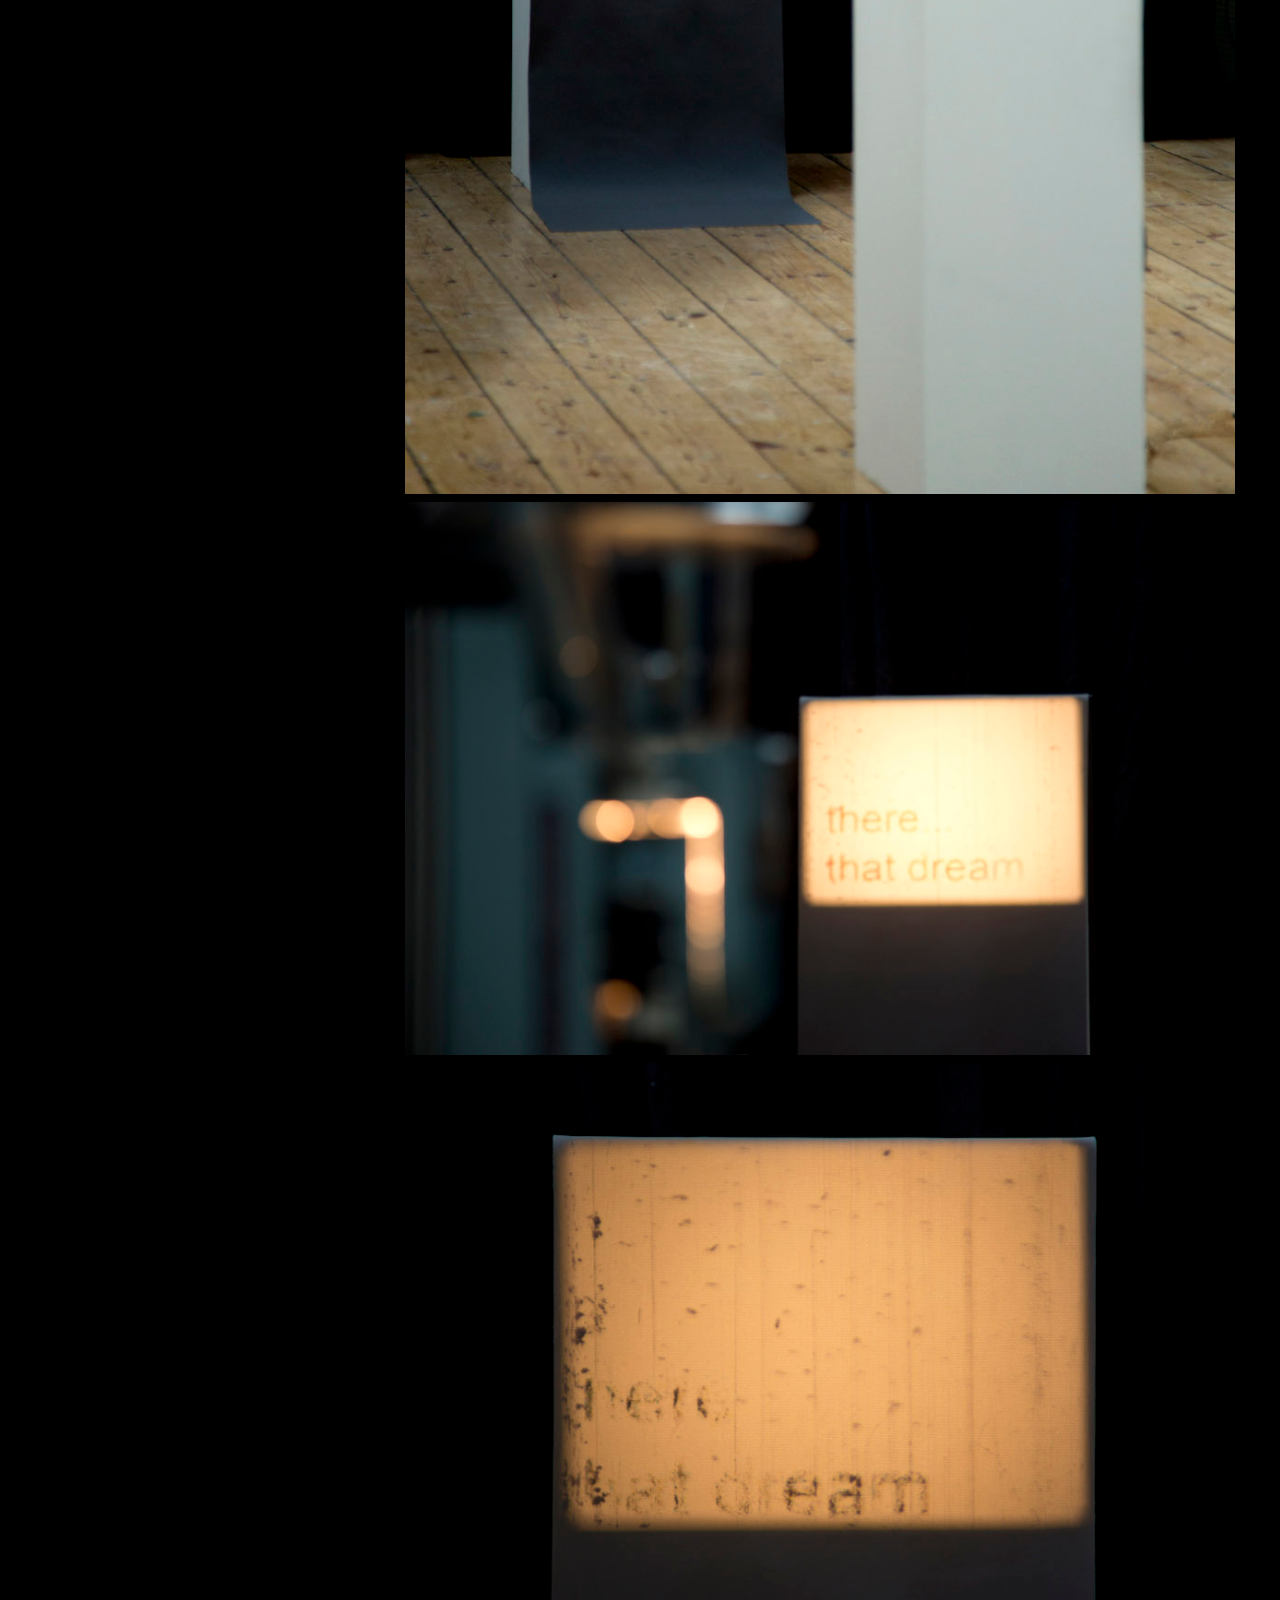
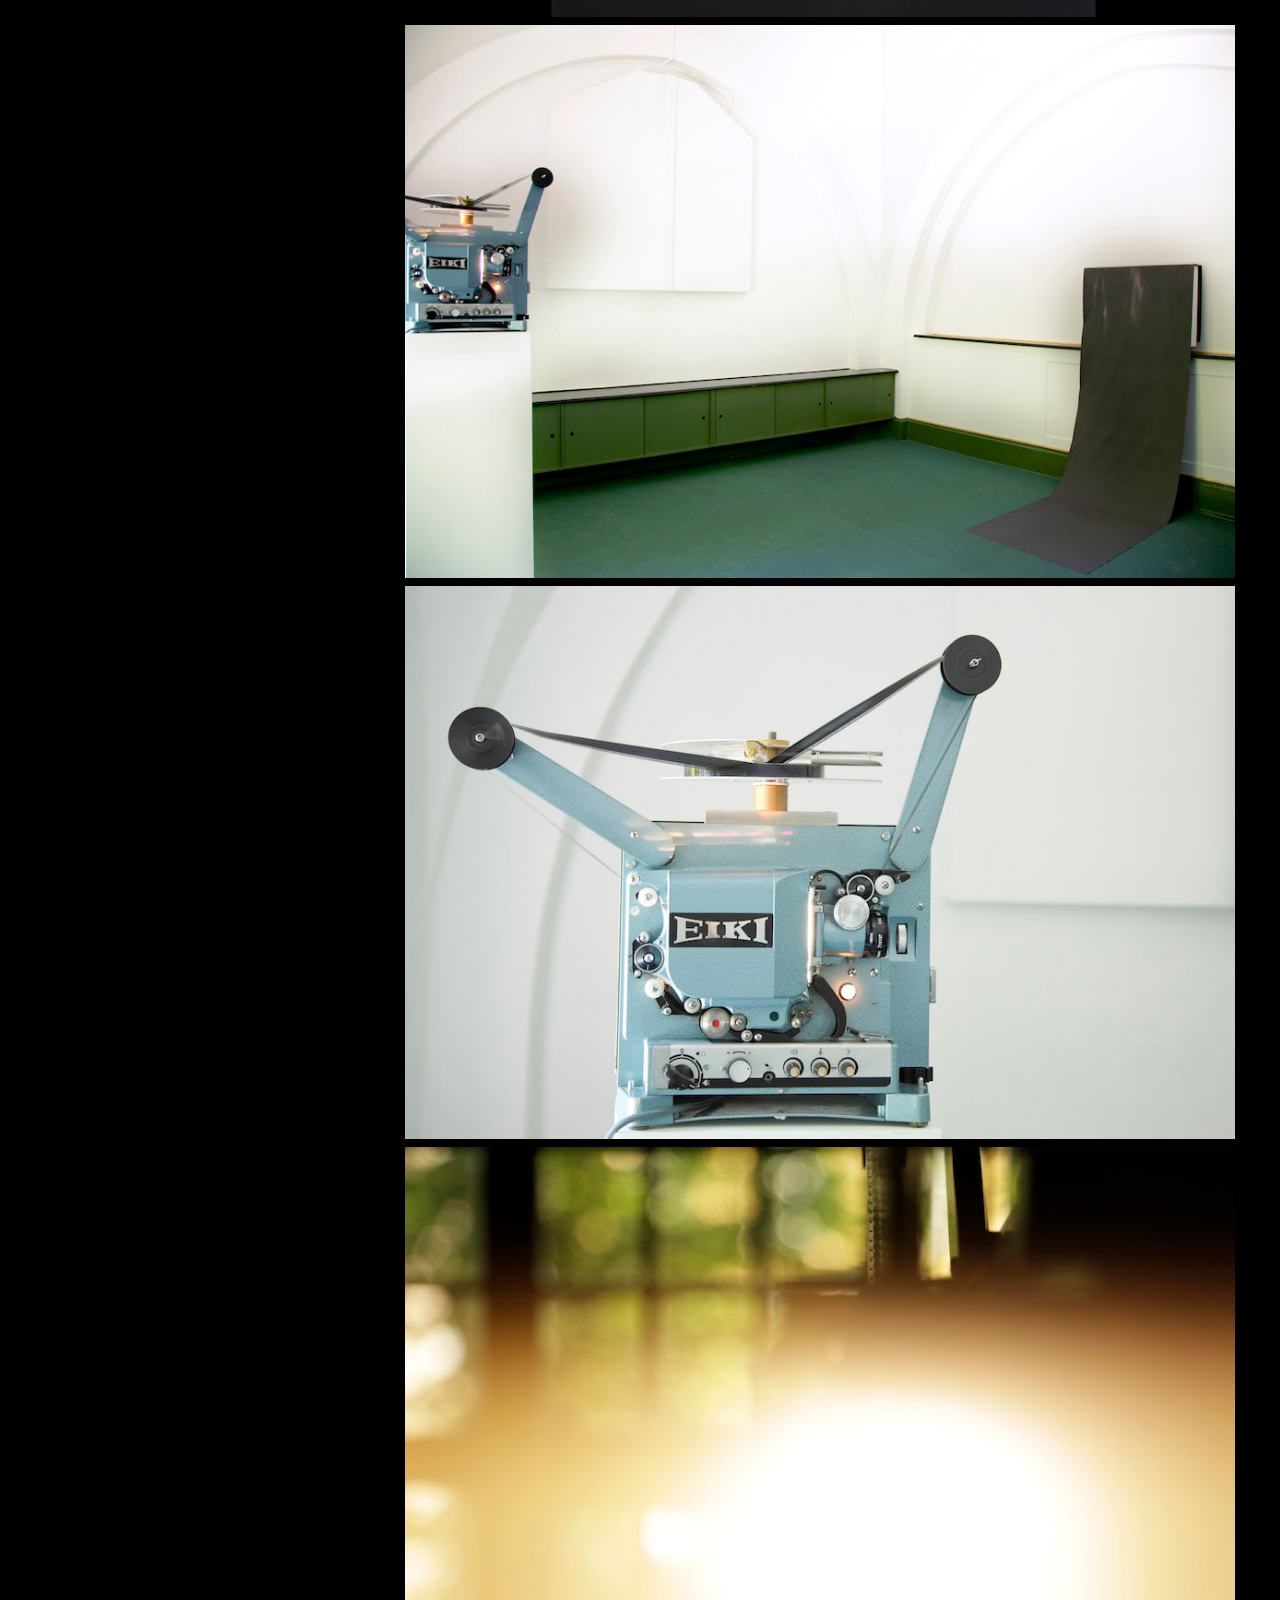
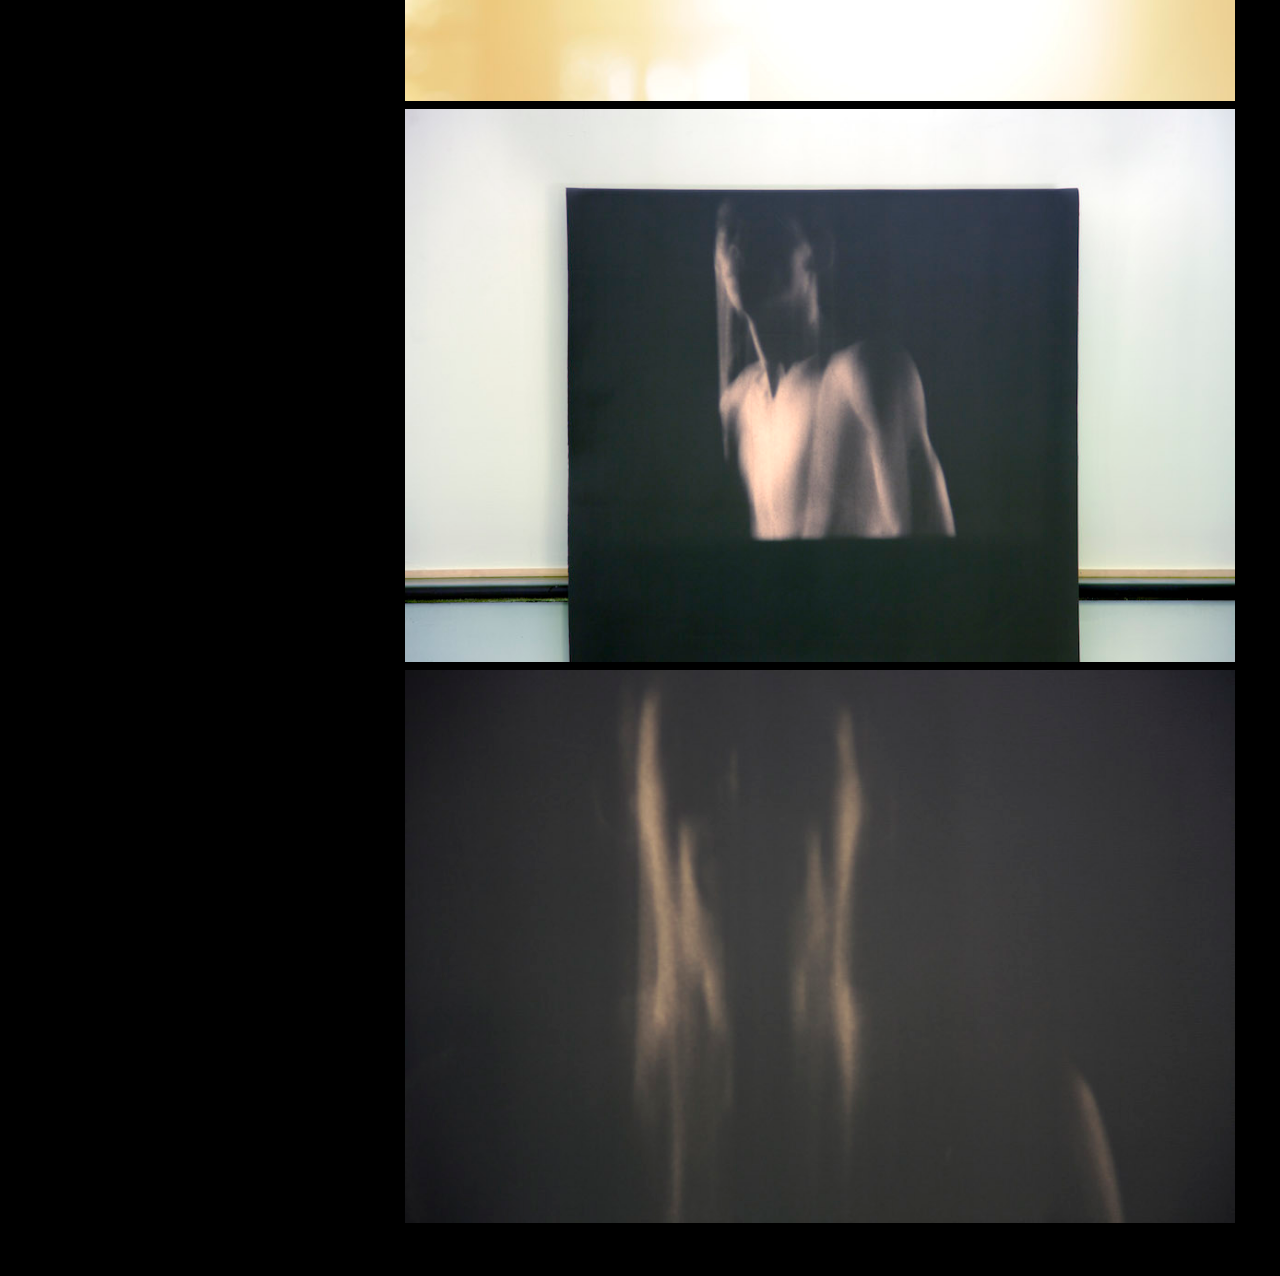
<file: torso_tvers.html>
<!DOCTYPE html>
<html lang="en" class="single">
<head>
  <title>Erdal Bilici</title>
  <meta name="viewport" content="width=device-width, user-scalable=no, initial-scale=1.0">
  <link rel="stylesheet" type="text/css" href="assets/style.css">
  <script src="assets/site.js" charset="utf-8"></script>
</head>
  
<body>
  <div class="wrapper">
    <aside>
      <nav class="main">
        <a href="index.html" class="brand mb-2">ERDAL BILICI</a>
        <a href="" class="burger">
          <svg id="icon" xmlns="http://www.w3.org/2000/svg" width="32" height="32" viewBox="0 0 32 32">
            <rect x="5" y="9" width="22" height="2"/>
            <rect x="5" y="15" width="22" height="2"/>
            <rect x="5" y="21" width="22" height="2"/>
          </svg>
        </a>
        <ul class="mb-2">
          <li>WORKS:</li>
          <li><a class="blur" href="./devotion.html">DEVOTION</a></li>
          <li><a class="blur" href="./torso_tvers.html">TORSO TVERS</a></li>
          <li><a class="blur" href="./ruya.html">RUYA//TRAUM</a></li>
          <li><a class="blur" href="./a_phenomenon.html">A PHENOMENON</a></li>
          <li><a class="blur" href="./early_works.html">EARLY WORKS</a></li>
          <li><a class="blur" href="./publications.html">PUBLICATIONS</a></li>
          <li><a class="blur" href="./studio.html">STUDIO</a></li>
        </ul>

        <ul>
          <li><a class="blur" href="./jettysmod.html">JETTYS MOD</a></li>
          <li><a class="blur" href="./curatorial.html">CURATORIAL</a></li>
          <li><a class="blur" href="./upcoming.html">UPCOMING</a></li>
        </ul>
      </nav>

      <div class="contact">
        <br>
        <a href="mailto:contact@erdalbilici.com">Email</a><br>
        <a href="https://www.instagram.com/erdal_bilici/">Instagram</a><br>
      </div>
    </aside>

    <main>
      <p>
        Torso Tvers<br>
        //:Mixed Media Installation<br>
        "Nomadic, demonic, deteriorating images hovering over"<br>
        at Nikolaj Kunsthal - Copenhagen
      </p>

      <p>
        Torso: Image Movement <br>
        16mm film loop projection on linen, 4 channel audio, different variations
      </p>

      <p>
        Tvers: Moth(I, II, III)<br>
        Infrared photographs, Double sided dibond pigment print, 150cmx100cm
      </p>

      <p>
        torsotvers.gif <br>
        Pigment print on film, 16mm film loop projection on linen, 15 seconds
      </p>

      <p>
        Photographs and film projections are installed in Nikolaj Kunsthal's upper left gallery and former organist's room.
        These works collectively represent a linage of still and moving imagery of fine art prints, 16mm films, sound loops and projections of self deteriorating moving images.
        From poetics of cinema and choreography to contemporary internet culture, this body of works tries to conjure a special complex, sinister and amnesiac symbolism within a former church, Nikolaj Kunsthal.
      </p>

      <img src="./Images/tt1.jpg" alt="">
      <img src="./Images/tt2.jpg" alt="">
      <img src="./Images/tt3.jpg" alt="">
      <img src="./Images/tt4.jpg" alt="">
      <img src="./Images/tt5.jpg" alt="">
      <img src="./Images/tt6.jpg" alt="">
      <img src="./Images/tt7.jpg" alt="">
      <img src="./Images/tt8.jpg" alt="">
      <img src="./Images/tt9.jpg" alt="">
      <img src="./Images/tt10.jpg" alt="">
      <img src="./Images/tt11.jpg" alt="">
    </main>
  </div>

</body>
</html>
</file>
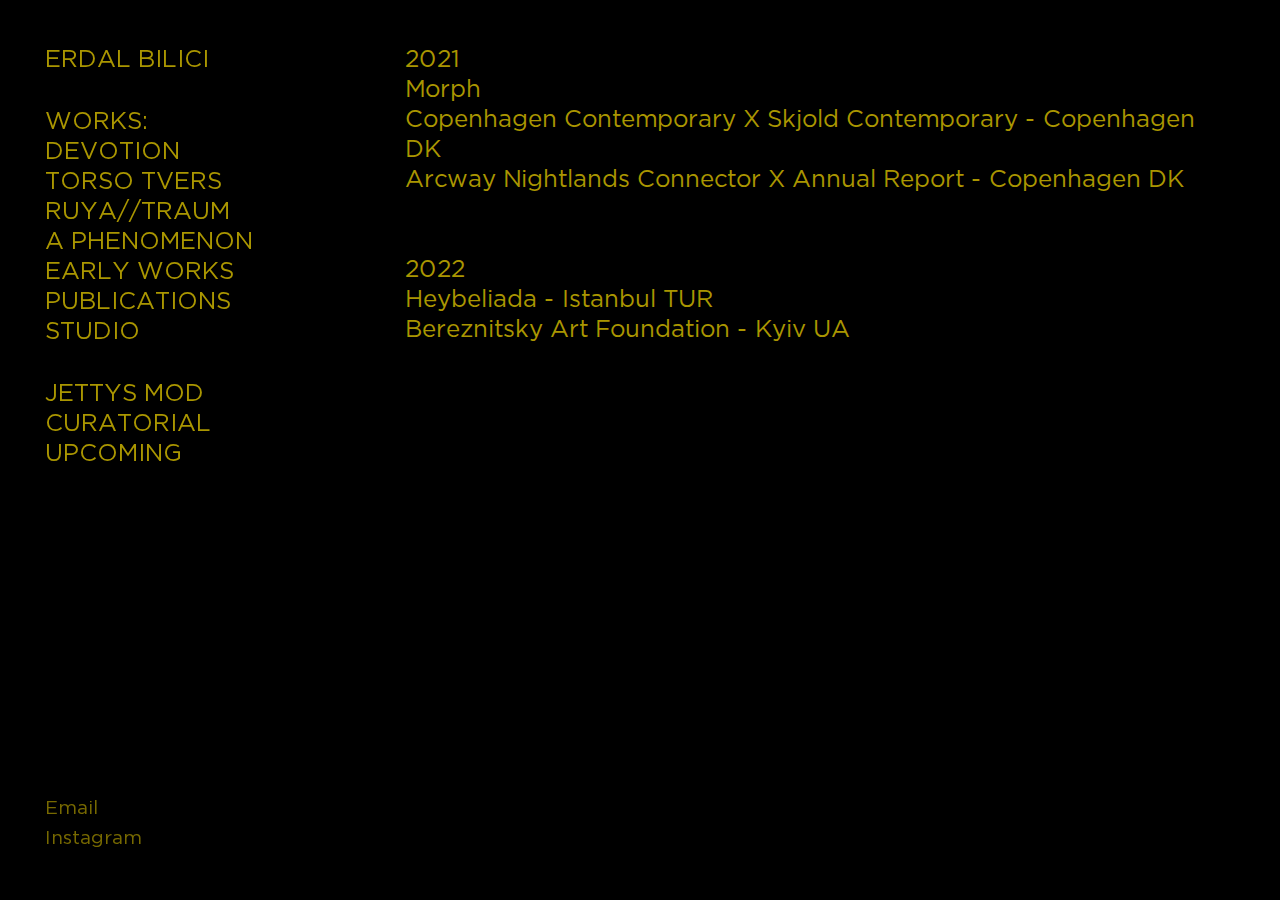
<file: upcoming.html>
<!DOCTYPE html>
<html lang="en" class="single">
<head>
  <title>Erdal Bilici</title>
  <meta name="viewport" content="width=device-width, user-scalable=no, initial-scale=1.0">
  <link rel="stylesheet" type="text/css" href="assets/style.css">
</head>
<body>
  <div class="wrapper">
    <aside>
      <nav class="main">
        <a href="index.html" class="brand mb-2">ERDAL BILICI</a>
        <a href="" class="burger">
          <svg id="icon" xmlns="http://www.w3.org/2000/svg" width="32" height="32" viewBox="0 0 32 32">
            <rect x="5" y="9" width="22" height="2"/>
            <rect x="5" y="15" width="22" height="2"/>
            <rect x="5" y="21" width="22" height="2"/>
          </svg>
        </a>
        <ul class="mb-2">
          <li>WORKS:</li>
          <li><a class="blur" href="./devotion.html">DEVOTION</a></li>
          <li><a class="blur" href="./torso_tvers.html">TORSO TVERS</a></li>
          <li><a class="blur" href="./ruya.html">RUYA//TRAUM</a></li>
          <li><a class="blur" href="./a_phenomenon.html">A PHENOMENON</a></li>
          <li><a class="blur" href="./early_works.html">EARLY WORKS</a></li>
          <li><a class="blur" href="./publications.html">PUBLICATIONS</a></li>
          <li><a class="blur" href="./studio.html">STUDIO</a></li>
        </ul>

        <ul>
          <li><a class="blur" href="./jettysmod.html">JETTYS MOD</a></li>
          <li><a class="blur" href="./curatorial.html">CURATORIAL</a></li>
          <li><a class="blur" href="./upcoming.html">UPCOMING</a></li>
        </ul>
      </nav>

      <div class="contact">
        <br>
        <a href="mailto:contact@erdalbilici.com">Email</a><br>
        <a href="https://www.instagram.com/erdal_bilici/">Instagram</a><br>
      </div>
    </aside>

    <main>
      <p>
2021<br>
Morph<br>
Copenhagen Contemporary X Skjold Contemporary - Copenhagen DK<br>
Arcway Nightlands Connector X Annual Report - Copenhagen DK<br>
<br><br>
2022<br>
Heybeliada - Istanbul TUR<br>
Bereznitsky Art Foundation - Kyiv UA<br>


      </p>
    </main>
  </div>

</body>
</html>
</file>
<file: assets/style.css>
@font-face {
  font-family:"Gotham-Bold";
  src:url("fonts/Gotham-Bold.woff2") format("woff2"),url("fonts/Gotham-Bold.woff") format("woff"),url("fonts/Gotham-Bold.otf") format("opentype");
  font-style:normal;font-weight:400;
}

@font-face {
  font-family:"Gotham-Book";
  src:url("fonts/Gotham-Book.woff2") format("woff2"),url("fonts/Gotham-Book.woff") format("woff"),url("fonts/Gotham-Book.otf") format("opentype");
  font-style:normal;font-weight:400;
}

@font-face {
  font-family:"Gotham-Medium";
  src:url("fonts/Gotham-Medium.woff2") format("woff2"),url("fonts/Gotham-Medium.woff") format("woff"),url("fonts/Gotham-Medium.otf") format("opentype");
  font-style:normal;font-weight:400;
}

:root {
  --site-padding: 5vh;
  --nav-font-size: 5vh;
}

* {
  color: #aa9601;
  font-family: 'Gotham-Book';
  box-sizing: border-box;
  line-height: 125%;
}

html, body  {
  margin: 0;
  overflow-x: hidden;
}

h1, h2, h3, h4, h5, h6 {
  margin-top: 0;
  margin-bottom: 0.375em;
  color: #FFD101;
  line-height: 1.1;
}

p {
  margin-top: 0;
}

body {
  background: #000;
  font-size: 24px;
}

a {
  color: inherit; /* blue colors for links too */
  text-decoration: inherit; /* no underline */
}

a:hover {
  color: #ffd101;
}

ul {
  list-style-type: none;
  padding: 0;
  margin: 0;
}

.mb-1 { margin-bottom: 1rem }
.mb-2 { margin-bottom: 2rem }
.mb-3 { margin-bottom: 3rem }

/* --- */

.wrapper {
  position: absolute;
  width: 100%;
  height: 100%;
  top: 0;
  left: 0;
  z-index: 1;
  display: inline-flex;
}

aside {
  position: fixed;
  width: 360px;
  height: 100%;
  padding: var(--site-padding);
}

html.index aside { width: 100%; }

aside nav.main a.brand {
  display: inline-block;
}

aside nav.main a.burger {
  display: none;
}

aside nav.main a.burger svg rect,
aside nav.main a.burger svg path {
  fill: currentcolor;
}

aside nav.main li a {
  display: inline-block;
  height: 100%;
}

aside nav.main ul:hover a.blur:not(:hover) {
  transition: .5s;
  opacity: .5;
  filter:blur(2.2px);
}

main {
  position: absolute;
  right: 0;
  width: calc(100% - 360px);
  padding: var(--site-padding);
}

main img { width: 100%; }

.one-third-image{ width:40%; }

div.contact
{
  width: 100%;
  height: auto;
  position: absolute;
  bottom: 0;
  left: 0;
  padding: var(--site-padding);
  color: #aa9601;
  font-size: 1.2rem;
  font-family: 'Gotham-Medium';
  line-height: 1.6em;
  opacity: .7;
  border 0;
  text-align: left;
  vertical-align: bottom;
}

/* R E F A C T O R                                                           */
/* ------------------------------------------------------------------------- */

.quote { padding-left: 30px; }


/* I N D E X                                                                 */
/* ------------------------------------------------------------------------- */

html.index nav.main {
  font-size: var(--nav-font-size);
}

video.index {
  position: fixed;
  top: 50%;
  left: 50%;
  transform: translate(-50%, -50%);
  min-width: 100%;
  min-height: 100%;
  width: auto;
  height: auto;
  overflow-x: hidden;
}

/* M E D I A  Q U E R I E S                                                  */
/* ------------------------------------------------------------------------- */

@media only screen and (max-width: 420px) {
  html {
    font-size: 14px !important;
  }

  html.single aside {
    position: absolute;
    height: auto;
  }

  html.single aside nav.main a.brand {
    display: inline-block;
  }

  html.single aside nav.main a.burger {
    display: block;
    position: absolute;
    top:   calc(var(--site-padding) - 0.4rem);
    right: calc(var(--site-padding) - 1.5rem);
  }

  html.single aside nav ul, html.single div.contact {
    display: none;
  }

  html.single main {
    margin-top: 4rem;
    position: relative;
    width: 100%;
  }

  /* Menu open */

  html.single.menu-on {
    overflow-y: hidden;
  }

  html.single.menu-on aside {
    z-index: 2;
    background: black;
    position: fixed;
    width: 360px;
    height: 100%;
  }

  html.single.menu-on aside nav ul,
  html.single.menu-on div.contact {
    display: block;
  }
}
</file>
